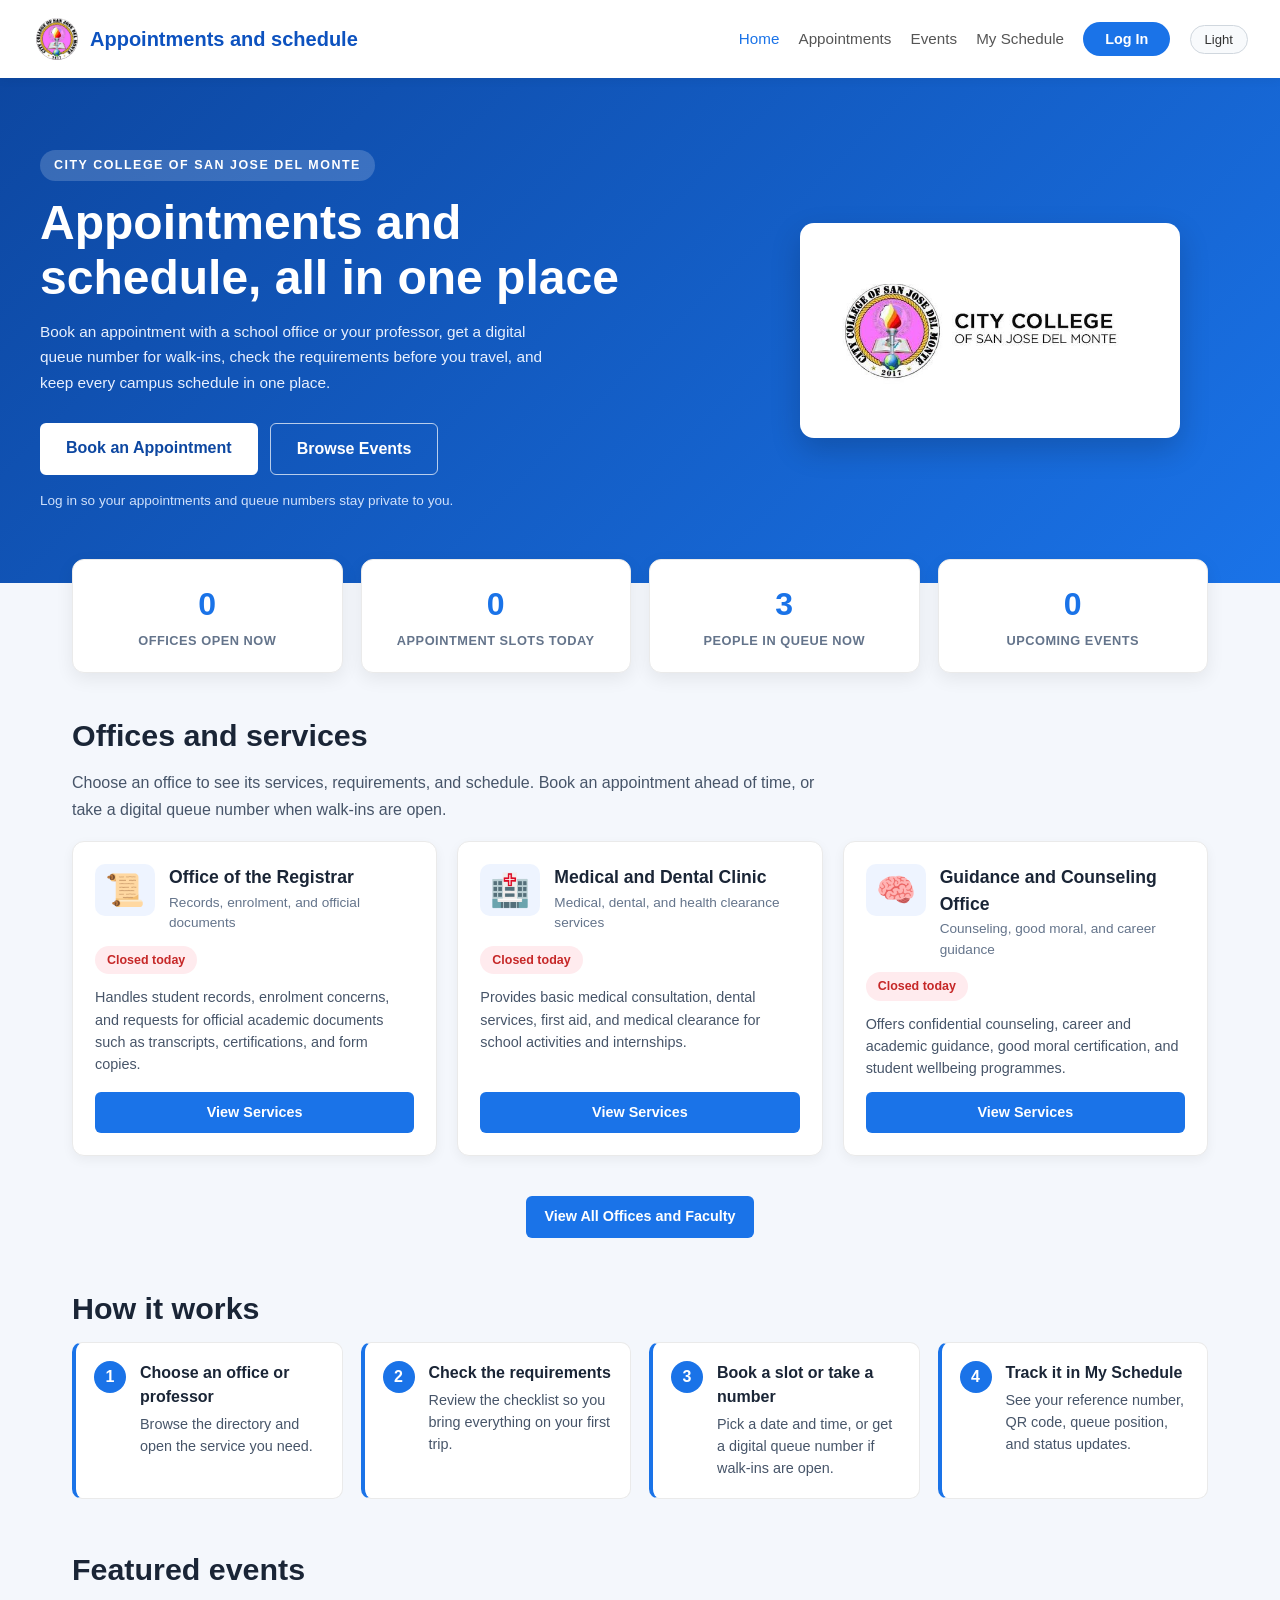
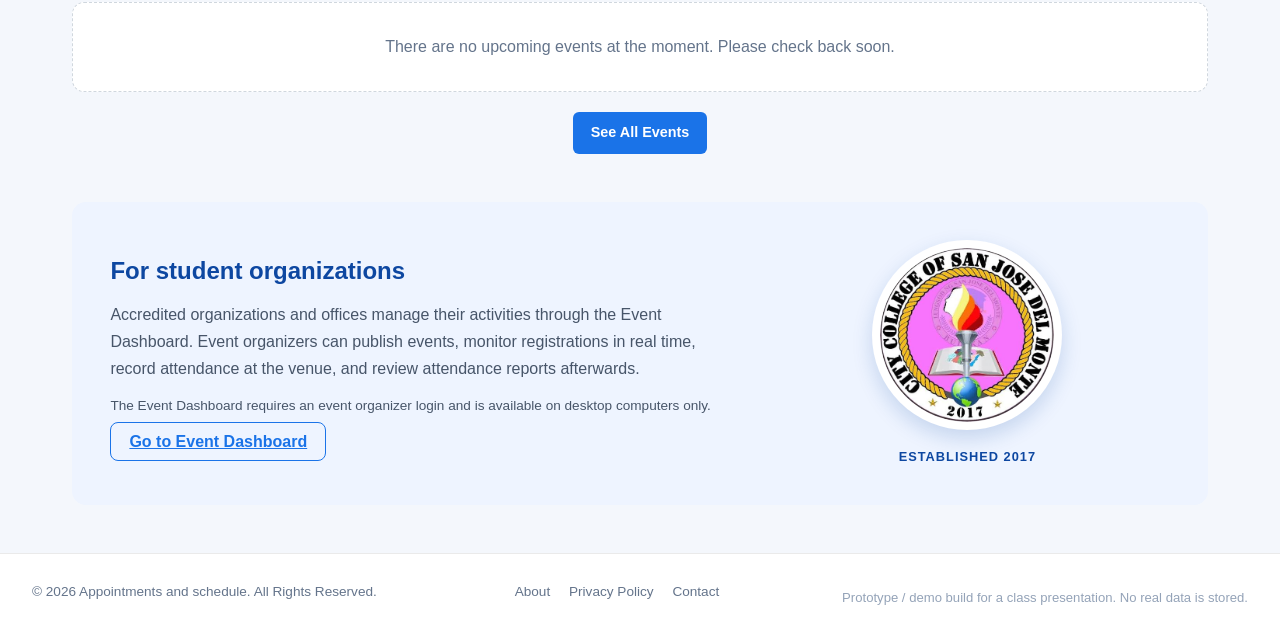
<file: index.html>
<!DOCTYPE html>
<html lang="en">
<head>
    <meta charset="UTF-8">
    <meta name="viewport" content="width=device-width, initial-scale=1.0">
    <title>Appointments and schedule</title>
    <link rel="stylesheet" href="style.css">
</head>
<body>

    <a class="skip-link" href="#mainContent">Skip to main content</a>

    <header class="navbar">
        <div class="logo-container">
            <a class="logo-link" href="https://ccsjdm.com" target="_blank" rel="noopener noreferrer" aria-label="Visit the City College of San Jose del Monte website">
                <img class="logo" src="assets/ccsjdm-seal.jpeg" alt="City College of San Jose del Monte official seal">
            </a>
            <span class="brand-title">Appointments and schedule</span>
        </div>

        <button class="nav-toggle" id="navToggle" aria-label="Toggle navigation" aria-expanded="false">&#9776;</button>

        <nav class="nav-links" id="navLinks" aria-label="Main navigation">
            <a href="index.html" class="active">Home</a>
            <a href="services.html">Appointments</a>
            <a href="events.html">Events</a>
            <a href="my-events.html">My Schedule</a>
            <span class="nav-auth-area" id="navAuthArea"></span>
        </nav>
    </header>

    <main id="mainContent">

        <div id="reminderBannerSlot"></div>

        <section class="hero">
            <div class="hero-inner">
                <div class="hero-text">
                    <div class="user-greeting" id="userGreeting" hidden></div>
                    <span class="hero-eyebrow">City College of San Jose del Monte</span>
                    <h1>Appointments and schedule, all in one place</h1>
                    <p class="hero-lead">Book an appointment with a school office or your professor, get a digital queue number for walk-ins, check the requirements before you travel, and keep every campus schedule in one place.</p>
                    <div class="hero-actions">
                        <a href="services.html" class="btn-primary btn-hero">Book an Appointment</a>
                        <a href="events.html" class="btn-secondary btn-hero">Browse Events</a>
                    </div>
                    <p class="hero-note">Log in so your appointments and queue numbers stay private to you.</p>
                </div>
                <div class="hero-brand">
                    <img src="assets/ccsjdm-wordmark.jpeg" alt="City College of San Jose del Monte">
                </div>
            </div>
        </section>

        <div class="container">

            <section class="home-stats">
                <div class="home-stat">
                    <span class="home-stat-num" id="homeOpenOffices">0</span>
                    <span class="home-stat-label">Offices Open Now</span>
                </div>
                <div class="home-stat">
                    <span class="home-stat-num" id="homeSlotsToday">0</span>
                    <span class="home-stat-label">Appointment Slots Today</span>
                </div>
                <div class="home-stat">
                    <span class="home-stat-num" id="homeInQueue">0</span>
                    <span class="home-stat-label">People In Queue Now</span>
                </div>
                <div class="home-stat">
                    <span class="home-stat-num" id="homeEventCount">0</span>
                    <span class="home-stat-label">Upcoming Events</span>
                </div>
            </section>

            <section class="home-section" id="officesSection">
                <h2>Offices and services</h2>
                <p class="section-lead">Choose an office to see its services, requirements, and schedule. Book an appointment ahead of time, or take a digital queue number when walk-ins are open.</p>
                <div class="office-grid" id="homeOfficeGrid"></div>
                <div class="home-cta">
                    <a href="services.html" class="btn-primary">View All Offices and Faculty</a>
                </div>
            </section>

            <section class="home-section">
                <h2>How it works</h2>
                <ol class="steps-list">
                    <li><span class="step-num">1</span><div><h4>Choose an office or professor</h4><p>Browse the directory and open the service you need.</p></div></li>
                    <li><span class="step-num">2</span><div><h4>Check the requirements</h4><p>Review the checklist so you bring everything on your first trip.</p></div></li>
                    <li><span class="step-num">3</span><div><h4>Book a slot or take a number</h4><p>Pick a date and time, or get a digital queue number if walk-ins are open.</p></div></li>
                    <li><span class="step-num">4</span><div><h4>Track it in My Schedule</h4><p>See your reference number, QR code, queue position, and status updates.</p></div></li>
                </ol>
            </section>

            

            <section class="home-section">
                <h2>Featured events</h2>
                <div class="events-grid" id="featuredEventsGrid"></div>
                <div class="home-cta">
                    <a href="events.html" class="btn-primary">See All Events</a>
                </div>
            </section>

            <section class="info-split">
                <div class="info-split-text">
                    <h2>For student organizations</h2>
                    <p>Accredited organizations and offices manage their activities through the Event Dashboard. Event organizers can publish events, monitor registrations in real time, record attendance at the venue, and review attendance reports afterwards.</p>
                    <p class="info-note">The Event Dashboard requires an event organizer login and is available on desktop computers only.</p>
                    <a href="officer.html" class="btn-outline-primary">Go to Event Dashboard</a>
                </div>
                <div class="info-split-seal">
                    <img src="assets/ccsjdm-seal.jpeg" alt="City College of San Jose del Monte seal">
                    <p>Established 2017</p>
                </div>
            </section>

        </div>
    </main>

    <footer>
        <p>&copy; 2026 Appointments and schedule. All Rights Reserved.</p>
        <div class="footer-links">
            <a href="#">About</a>
            <a href="#">Privacy Policy</a>
            <a href="#">Contact</a>
        </div>
        <p class="demo-note">Prototype / demo build for a class presentation. No real data is stored.</p>
    </footer>

    <script src="app.js"></script>
    <script src="services.js"></script>
</body>
</html>
</file>
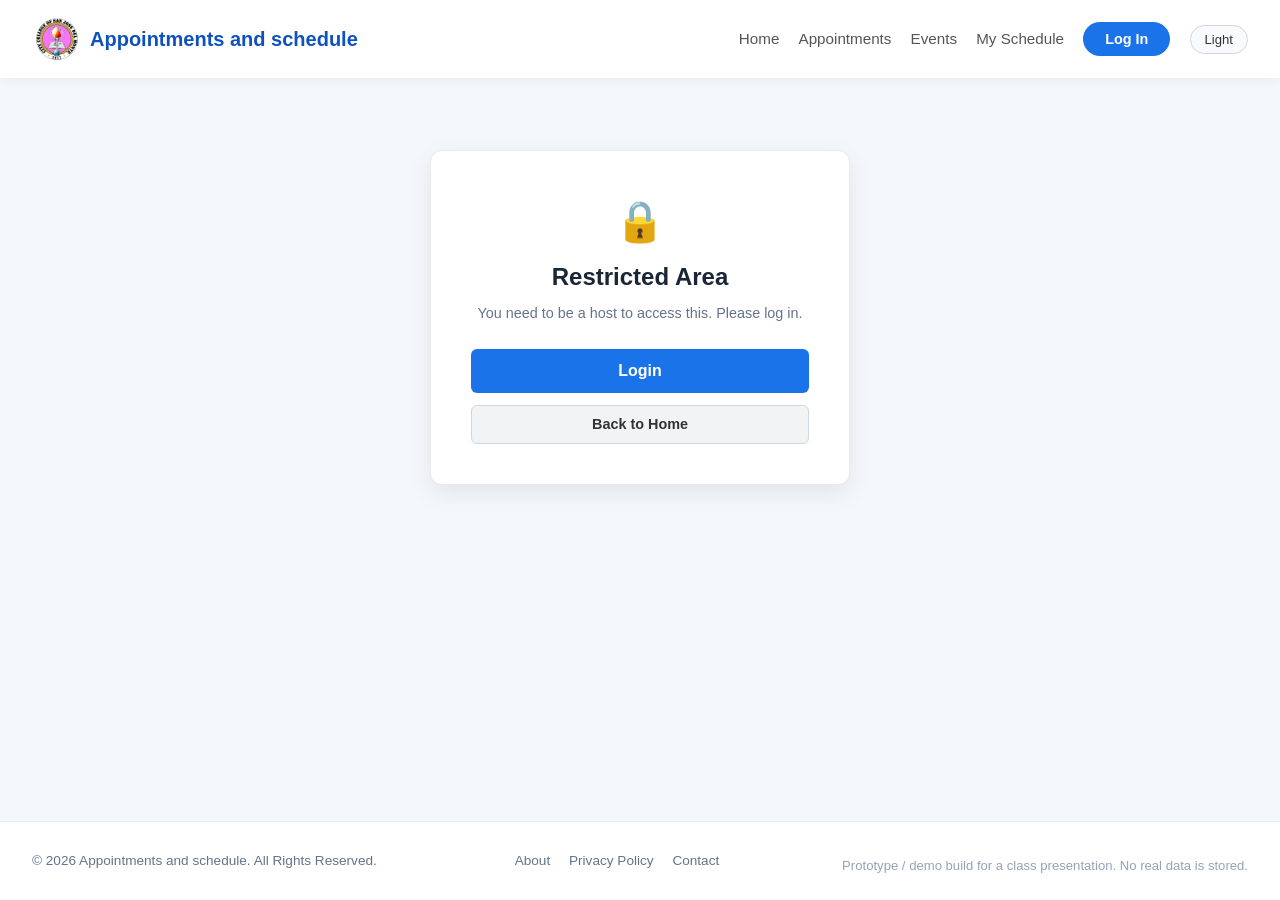
<file: checkin.html>
<!DOCTYPE html>
<html lang="en">
<head>
    <meta charset="UTF-8">
    <meta name="viewport" content="width=device-width, initial-scale=1.0">
    <title>Event Check-in Desk | Appointments and schedule</title>
    <link rel="stylesheet" href="style.css">
</head>
<body>

    <a class="skip-link" href="#mainContent">Skip to main content</a>

    <header class="navbar">
        <div class="logo-container">
            <a class="logo-link" href="https://ccsjdm.com" target="_blank" rel="noopener noreferrer" aria-label="Visit the City College of San Jose del Monte website">
                <img class="logo" src="assets/ccsjdm-seal.jpeg" alt="City College of San Jose del Monte official seal">
            </a>
            <span class="brand-title">Appointments and schedule</span>
        </div>

        <button class="nav-toggle" id="navToggle" aria-label="Toggle navigation" aria-expanded="false">&#9776;</button>

        <nav class="nav-links" id="navLinks" aria-label="Main navigation">
            <a href="index.html">Home</a>
            <a href="services.html">Appointments</a>
            <a href="events.html">Events</a>
            <a href="my-events.html">My Schedule</a>
            <span class="nav-auth-area" id="navAuthArea"></span>
        </nav>
    </header>

    <main class="container" id="mainContent">

        <div id="reminderBannerSlot"></div>

        <div class="desktop-only-notice" id="desktopOnlyNotice">
            <div class="notice-icon">&#128421;&#65039;</div>
            <h2>Desktop Access Only</h2>
            <p>The Check-in Desk is only available on a computer screen. Please open this page on a desktop or laptop to record attendance.</p>
            <a href="index.html" class="btn-primary">Back to Home</a>
        </div>

        <section class="login-gate" id="hostLoginGate">
            <div class="login-card">
                <div class="login-card-icon">&#128274;</div>
                <h2>Restricted Area</h2>
                <p class="login-card-text" id="hostGateMessage">You need to be a host to access this. Please log in.</p>
                <button type="button" class="btn-primary btn-block" id="openLoginModalBtn">Login</button>
                <a href="index.html" class="btn-secondary btn-block">Back to Home</a>
            </div>
        </section>

        <div id="checkinMain" hidden>
        <div class="checkin-toolbar">
            <a href="officer.html" class="btn-secondary btn-sm">&#8592; Back to Event Dashboard</a>
            <div class="checkin-toolbar-right">
                <span class="host-badge" id="hostUserBadge">Logged in</span>
                <button type="button" class="btn-logout" id="logoutBtn">Logout</button>
            </div>
        </div>
        <section class="checkin-hero">
            <div class="checkin-title-area">
                <h2>&#128241; Real-time Attendance Check-in Desk</h2>
                <p>Scan a QR code, enter the student's ID number, or search for a student's name to record attendance.</p>
            </div>

            <div class="checkin-event-selector">
                <label for="checkinEventSelect"><strong>Select the Active Event:</strong></label>
                <select id="checkinEventSelect" class="form-control-large" aria-label="Active event"></select>
            </div>
        </section>

        <div class="checkin-grid">
            <div class="card checkin-input-card">
                <h3>&#128269; Scan or Enter a Student ID</h3>

                <div class="input-tabs" role="tablist" aria-label="Check-in method">
                    <button class="checkin-tab-btn active" type="button" id="codeModeTab" data-mode="code" role="tab" aria-selected="true" aria-controls="codeModeContent">Student ID / QR</button>
                    <button class="checkin-tab-btn" type="button" id="manualModeTab" data-mode="manual" role="tab" aria-selected="false" aria-controls="manualModeContent">Manual Search</button>
                </div>

                <div class="checkin-mode-content" id="codeModeContent" role="tabpanel" aria-labelledby="codeModeTab">
                    <form id="codeCheckinForm">
                        <div class="form-group">
                            <label for="eventCodeInput">Enter the Student ID Number (e.g. 2026-00123):</label>
                            <div class="input-with-button">
                                <input type="text" id="eventCodeInput" placeholder="e.g. 2026-00123" required autocomplete="off">
                                <button type="submit" class="btn-primary">Check In</button>
                            </div>
                        </div>
                    </form>

                    <div class="qr-scanner-box">
                        <div class="scanner-viewfinder">
                            <div class="scan-line"></div>
                            <span class="scanner-icon">&#128247;</span>
                            <p>Simulated QR Camera Scan</p>
                        </div>
                        <button class="btn-secondary" id="simulateQrScanBtn">Simulate QR Scan (Random Registrant)</button>
                    </div>
                </div>

                <div class="checkin-mode-content" id="manualModeContent" role="tabpanel" aria-labelledby="manualModeTab" hidden>
                    <div class="form-group">
                        <label for="manualSearchInput">Student Name or Student ID:</label>
                        <input type="text" id="manualSearchInput" placeholder="Type a name or 2026-XXXXX..." autocomplete="off">
                    </div>
                    <div class="manual-results-container" id="manualResultsContainer"></div>
                </div>

                <div class="checkin-feedback-box" id="checkinFeedbackBox" hidden>
                    <div class="feedback-icon" id="feedbackIcon">&#9989;</div>
                    <div class="feedback-details">
                        <h4 id="feedbackTitle">Check-in Successful!</h4>
                        <p id="feedbackText"></p>
                        <span id="feedbackTime" class="feedback-time"></span>
                    </div>
                </div>
            </div>

            <div class="card checkin-stats-card">
                <h3>&#128202; Live Event Attendance Stats</h3>

                <div class="live-counter-display">
                    <div class="counter-item registered">
                        <span class="counter-num" id="statRegistered">0</span>
                        <span class="counter-label">Registered</span>
                    </div>
                    <div class="counter-item attended">
                        <span class="counter-num" id="statAttended">0</span>
                        <span class="counter-label">Attended</span>
                    </div>
                    <div class="counter-item late">
                        <span class="counter-num" id="statLate">0</span>
                        <span class="counter-label">Late</span>
                    </div>
                    <div class="counter-item absent">
                        <span class="counter-num" id="statAbsent">0</span>
                        <span class="counter-label">Absent / Unchecked</span>
                    </div>
                </div>

                <div class="progress-bar-container">
                    <div class="progress-bar-fill" id="attendanceProgressBar"></div>
                </div>
                <p class="progress-percentage-text"><span id="attendancePercentText">0%</span> of registered students have attended.</p>

                <div class="quick-walkin-box">
                    <h4>&#10133; Walk-in Registrant?</h4>
                    <p>If a student did not register online, they can be added as a walk-in.</p>
                    <button class="btn-outline-primary" id="openWalkinModalBtn">Add Walk-in</button>
                </div>
            </div>
        </div>

        <section class="event-attendees-section">
            <h3>Attendees List for This Event</h3>
            <div class="table-responsive">
                <table class="attendance-table">
                    <thead>
                        <tr>
                            <th>Student Name</th>
                            <th>Student ID</th>
                            <th>Course / Year</th>
                            <th>Student ID</th>
                            <th>Status</th>
                            <th>Check-in Time</th>
                            <th>Update Status</th>
                        </tr>
                    </thead>
                    <tbody id="eventAttendeesTableBody"></tbody>
                </table>
            </div>
        </section>
        </div>
    </main>

    <div class="modal" id="walkinModal" hidden>
        <div class="modal-content">
            <div class="modal-header">
                <h2>Add Walk-in Attendee</h2>
                <button type="button" class="close-btn" id="closeWalkinModal" aria-label="Close walk-in form">&times;</button>
            </div>
            <form id="walkinForm" novalidate>
                <div class="form-group">
                    <label for="walkinName">Student Name *</label>
                    <input type="text" id="walkinName" required placeholder="e.g. Maria Santos">
                </div>
                <div class="form-group">
                    <label for="walkinId">Student ID *</label>
                    <input type="text" id="walkinId" required placeholder="e.g. 2026-00999">
                </div>
                <div class="form-group">
                    <label for="walkinCourse">Course and Year *</label>
                    <input type="text" id="walkinCourse" required placeholder="e.g. BSCS 2A">
                </div>
                <div class="form-error" id="walkinFormError" hidden></div>
                <div class="modal-actions">
                    <button type="submit" class="btn-primary">Check In as Walk-in</button>
                    <button type="button" class="btn-secondary" id="cancelWalkinModal">Cancel</button>
                </div>
            </form>
        </div>
    </div>

    <footer>
        <p>&copy; 2026 Appointments and schedule. All Rights Reserved.</p>
        <div class="footer-links">
            <a href="#">About</a>
            <a href="#">Privacy Policy</a>
            <a href="#">Contact</a>
        </div>
        <p class="demo-note">Prototype / demo build for a class presentation. No real data is stored.</p>
    </footer>

    <script src="app.js"></script>
    <script src="services.js"></script>
</body>
</html>
</file>
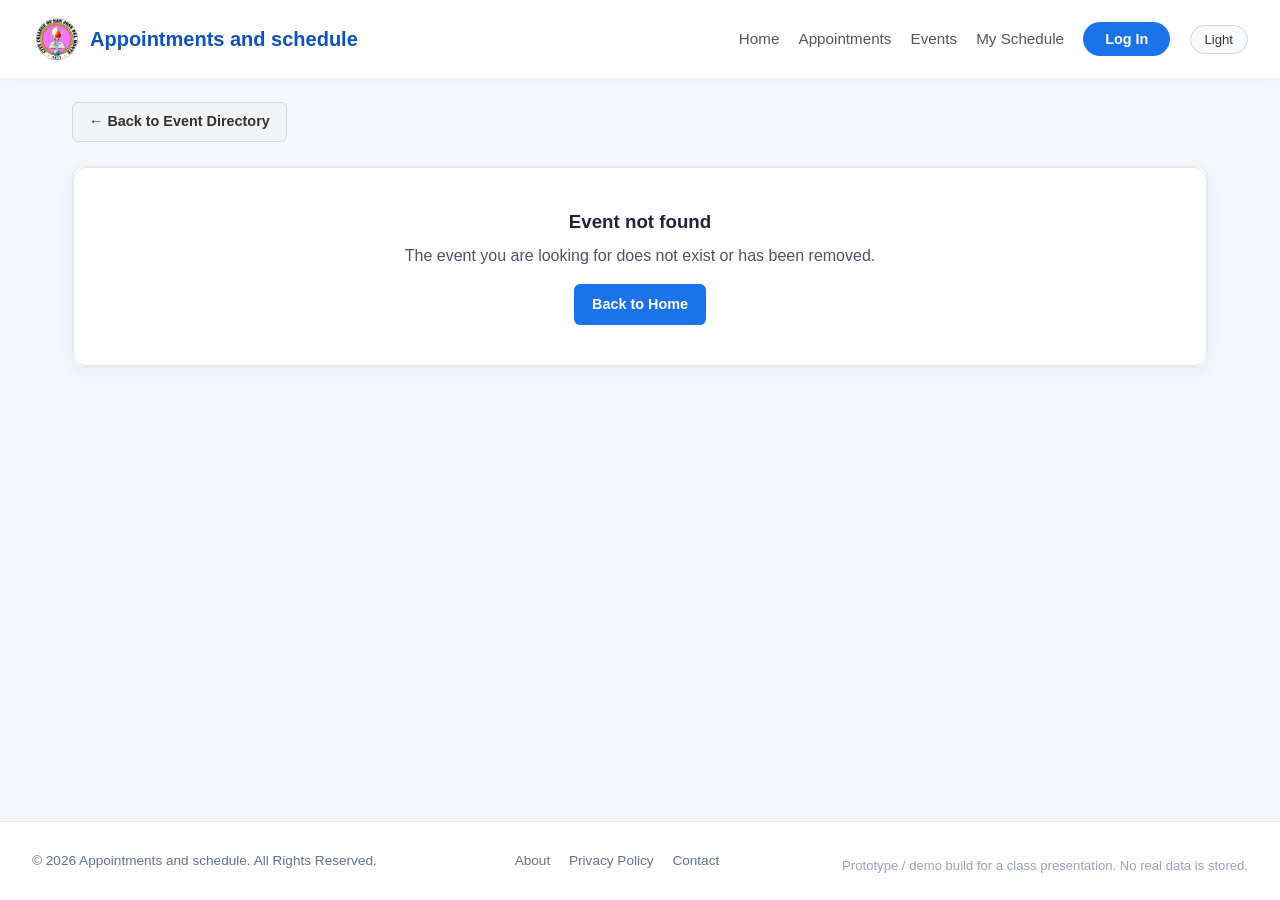
<file: event-details.html>
<!DOCTYPE html>
<html lang="en">
<head>
    <meta charset="UTF-8">
    <meta name="viewport" content="width=device-width, initial-scale=1.0">
    <title>Event Details | Appointments and schedule</title>
    <link rel="stylesheet" href="style.css">
</head>
<body>

    <a class="skip-link" href="#mainContent">Skip to main content</a>

    <header class="navbar">
        <div class="logo-container">
            <a class="logo-link" href="https://ccsjdm.com" target="_blank" rel="noopener noreferrer" aria-label="Visit the City College of San Jose del Monte website">
                <img class="logo" src="assets/ccsjdm-seal.jpeg" alt="City College of San Jose del Monte official seal">
            </a>
            <span class="brand-title">Appointments and schedule</span>
        </div>

        <button class="nav-toggle" id="navToggle" aria-label="Toggle navigation" aria-expanded="false">&#9776;</button>

        <nav class="nav-links" id="navLinks" aria-label="Main navigation">
            <a href="index.html">Home</a>
            <a href="services.html">Appointments</a>
            <a href="events.html">Events</a>
            <a href="my-events.html">My Schedule</a>
            <span class="nav-auth-area" id="navAuthArea"></span>
        </nav>
    </header>

    <main class="container" id="mainContent">

        <div id="reminderBannerSlot"></div>
        <div class="back-link-container">
            <a href="events.html" class="btn-secondary">&larr; Back to Event Directory</a>
        </div>

        <div class="event-details-wrapper" id="eventDetailsContainer">
            <p class="loading-text">Loading event details...</p>
        </div>
    </main>

    <div class="modal" id="registerModal" hidden>
        <div class="modal-content">
            <div class="modal-header">
                <h2>Event Registration Form</h2>
                <button type="button" class="close-btn" id="closeRegisterModal" aria-label="Close registration form">&times;</button>
            </div>
            <p class="modal-instruction" id="registerModalEventName"></p>
            <form id="registerForm" novalidate>
                <div class="form-group">
                    <label for="regName">Full Name *</label>
                    <input type="text" id="regName" placeholder="e.g. Juan Dela Cruz" autocomplete="name" required>
                    <span class="field-error" id="regNameError" hidden></span>
                </div>
                <div class="form-group">
                    <label for="regStudentId">Student ID *</label>
                    <input type="text" id="regStudentId" placeholder="e.g. 2026-00123" required>
                    <span class="field-error" id="regStudentIdError" hidden></span>
                </div>
                <div class="form-group">
                    <label for="regCourse">Course and Year/Section *</label>
                    <input type="text" id="regCourse" placeholder="e.g. BSIT 3A" required>
                    <span class="field-error" id="regCourseError" hidden></span>
                </div>
                <div class="form-group">
                    <label for="regEmail">Email Address (optional)</label>
                    <input type="email" id="regEmail" placeholder="e.g. juan.delacruz@student.ccsjdm.edu.ph" autocomplete="email">
                    <span class="field-error" id="regEmailError" hidden></span>
                </div>
                <div class="form-error" id="registerFormError" hidden></div>
                <div class="modal-actions">
                    <button type="submit" class="btn-primary">Submit Registration</button>
                    <button type="button" class="btn-secondary" id="cancelRegisterModal">Cancel</button>
                </div>
            </form>
        </div>
    </div>

    <div class="modal" id="successModal" hidden>
        <div class="modal-content">
            <div class="success-icon">&#9989;</div>
            <h2>Registration Complete!</h2>
            <p id="successMessage">You are now registered for this event.</p>
            <div class="code-display-box">
                <span class="label-small">Your Student ID Number:</span>
                <strong id="assignedEventCode" class="code-text"></strong>
                <img id="successQrImage" class="qr-preview" alt="QR code of your student ID number">
            </div>
            <p class="modal-instruction">Present your Student ID number at the check-in desk on the day of the event. This confirmation stays open until you close it.</p>
            <div class="modal-actions">
                <a href="my-events.html" class="btn-primary">Go to My Schedule</a>
                <button type="button" id="closeModalBtn" class="btn-secondary">Close</button>
            </div>
        </div>
    </div>

    <footer>
        <p>&copy; 2026 Appointments and schedule. All Rights Reserved.</p>
        <div class="footer-links">
            <a href="#">About</a>
            <a href="#">Privacy Policy</a>
            <a href="#">Contact</a>
        </div>
        <p class="demo-note">Prototype / demo build for a class presentation. No real data is stored.</p>
    </footer>

    <script src="app.js"></script>
    <script src="services.js"></script>
</body>
</html>
</file>
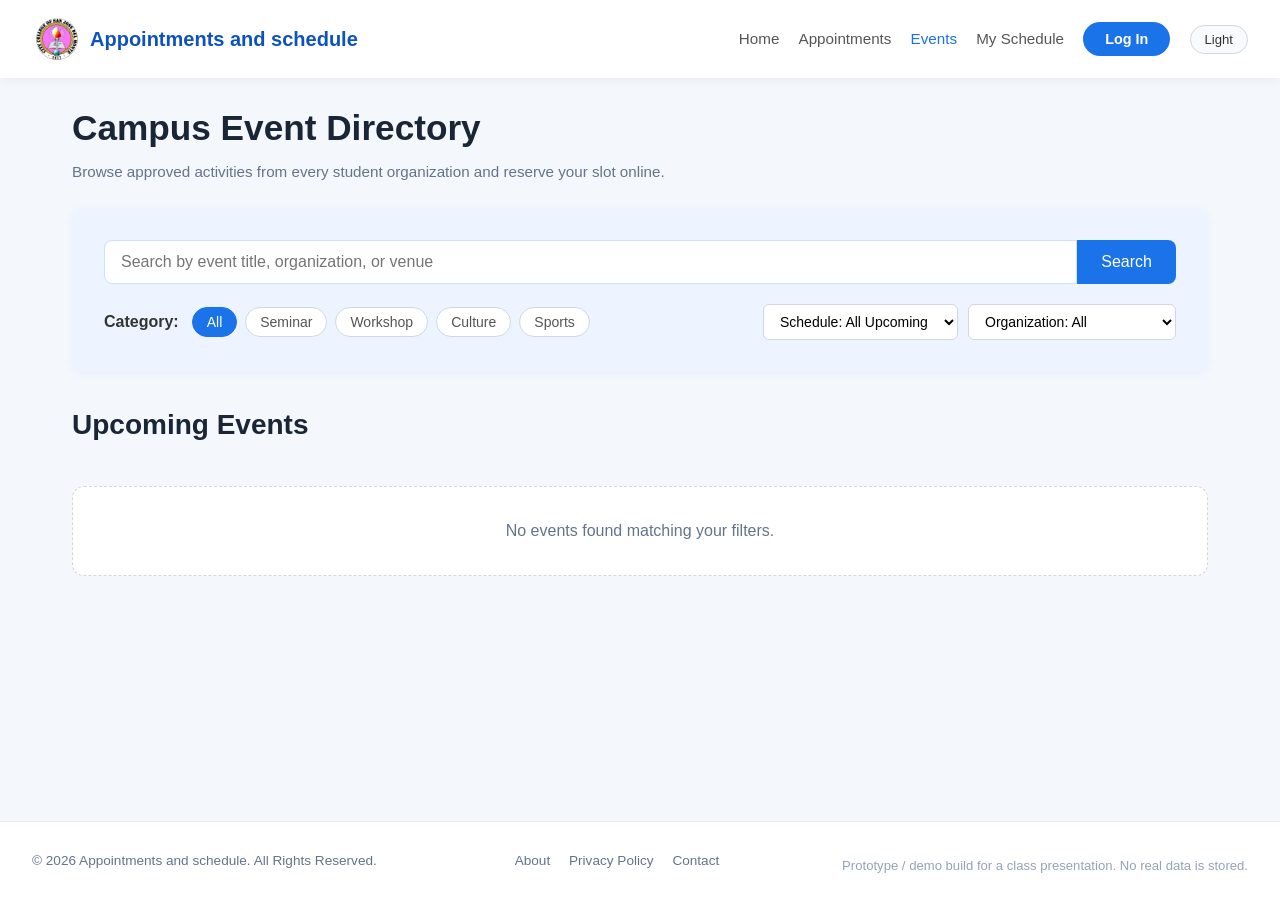
<file: events.html>
<!DOCTYPE html>
<html lang="en">
<head>
    <meta charset="UTF-8">
    <meta name="viewport" content="width=device-width, initial-scale=1.0">
    <title>Events | Appointments and schedule</title>
    <link rel="stylesheet" href="style.css">
</head>
<body>

    <a class="skip-link" href="#mainContent">Skip to main content</a>

    <header class="navbar">
        <div class="logo-container">
            <a class="logo-link" href="https://ccsjdm.com" target="_blank" rel="noopener noreferrer" aria-label="Visit the City College of San Jose del Monte website">
                <img class="logo" src="assets/ccsjdm-seal.jpeg" alt="City College of San Jose del Monte official seal">
            </a>
            <span class="brand-title">Appointments and schedule</span>
        </div>

        <button class="nav-toggle" id="navToggle" aria-label="Toggle navigation" aria-expanded="false">&#9776;</button>

        <nav class="nav-links" id="navLinks" aria-label="Main navigation">
            <a href="index.html">Home</a>
            <a href="services.html">Appointments</a>
            <a href="events.html" class="active">Events</a>
            <a href="my-events.html">My Schedule</a>
            <span class="nav-auth-area" id="navAuthArea"></span>
        </nav>
    </header>

    <main class="container" id="mainContent">

        <div id="reminderBannerSlot"></div>

        <div class="user-greeting" id="userGreeting" hidden></div>

        <section class="page-heading">
            <h1>Campus Event Directory</h1>
            <p class="subtitle">Browse approved activities from every student organization and reserve your slot online.</p>
        </section>

        <section class="search-filter-section">
            <div class="search-bar">
                <input type="search" id="searchInput" placeholder="Search by event title, organization, or venue" aria-label="Search events">
                <button type="button" id="searchBtn">Search</button>
            </div>

            <div class="filter-group">
                <div class="categories">
                    <span class="filter-label">Category:</span>
                    <button type="button" class="chip active" data-category="all">All</button>
                    <button type="button" class="chip" data-category="Seminar">Seminar</button>
                    <button type="button" class="chip" data-category="Workshop">Workshop</button>
                    <button type="button" class="chip" data-category="Culture">Culture</button>
                    <button type="button" class="chip" data-category="Sports">Sports</button>
                </div>

                <div class="dropdown-filters">
                    <select id="dateFilter" aria-label="Filter by schedule">
                        <option value="all">Schedule: All Upcoming</option>
                        <option value="this-week">This Week</option>
                        <option value="next-week">Next Two Weeks</option>
                    </select>
                    <select id="orgFilter" aria-label="Filter by organization"></select>
                </div>
            </div>
        </section>

        <section class="events-section" id="events">
            <div class="section-header-flex">
                <h2>Upcoming Events</h2>
                <span class="result-count" id="resultCount"></span>
            </div>
            <div class="events-grid" id="eventsGrid"></div>
        </section>

    </main>

    <footer>
        <p>&copy; 2026 Appointments and schedule. All Rights Reserved.</p>
        <div class="footer-links">
            <a href="#">About</a>
            <a href="#">Privacy Policy</a>
            <a href="#">Contact</a>
        </div>
        <p class="demo-note">Prototype / demo build for a class presentation. No real data is stored.</p>
    </footer>

    <script src="app.js"></script>
    <script src="services.js"></script>
</body>
</html>
</file>
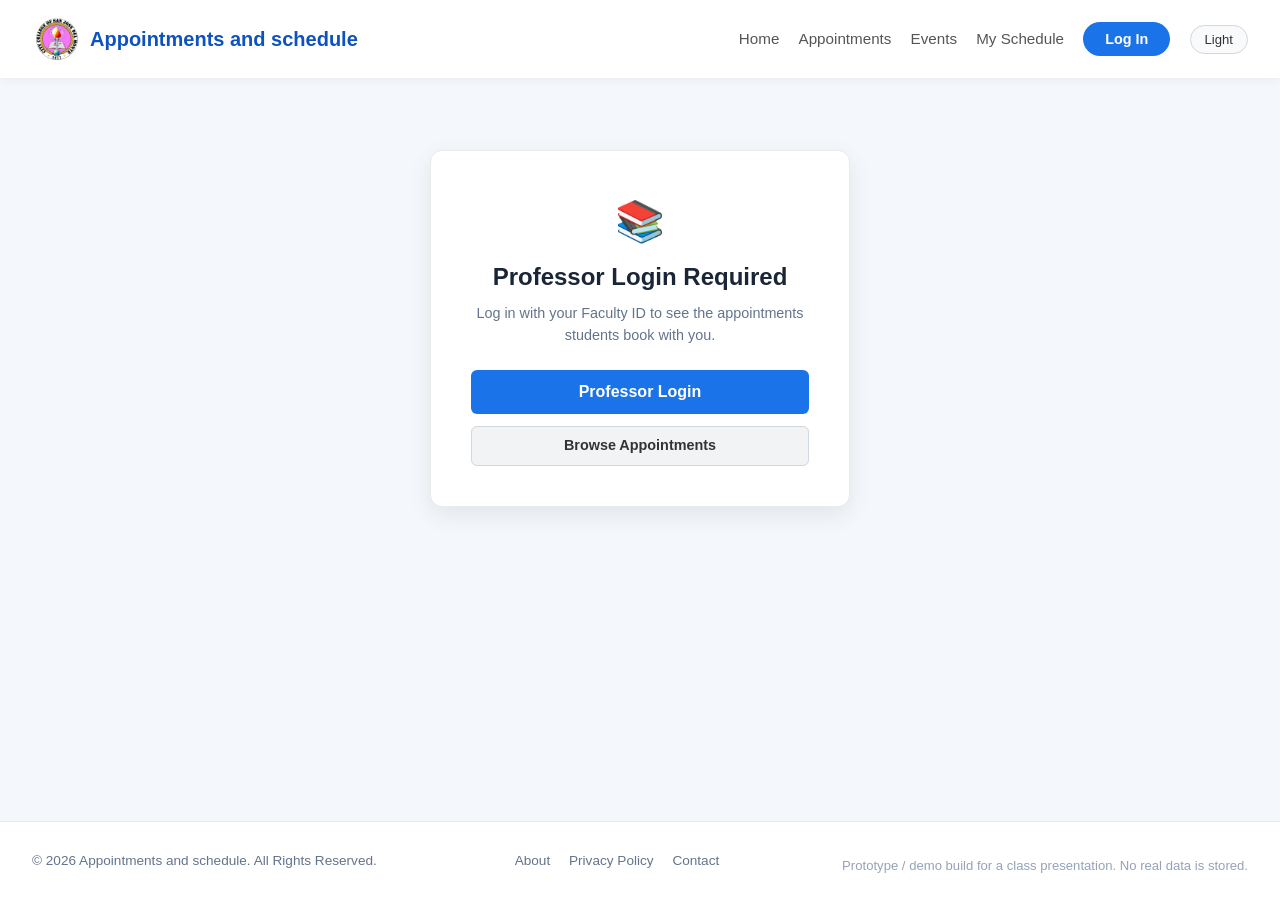
<file: faculty.html>
<!DOCTYPE html>
<html lang="en">
<head>
    <meta charset="UTF-8">
    <meta name="viewport" content="width=device-width, initial-scale=1.0">
    <title>Professor Desk | Appointments and schedule</title>
    <link rel="stylesheet" href="style.css">
</head>
<body>

    <header class="navbar">
        <div class="logo-container">
            <a class="logo-link" href="https://ccsjdm.com" target="_blank" rel="noopener noreferrer" aria-label="Visit the City College of San Jose del Monte website">
                <img class="logo" src="assets/ccsjdm-seal.jpeg" alt="City College of San Jose del Monte official seal">
            </a>
            <span class="brand-title">Appointments and schedule</span>
        </div>

        <button class="nav-toggle" id="navToggle" aria-label="Toggle navigation" aria-expanded="false">&#9776;</button>

        <nav class="nav-links" id="navLinks" aria-label="Main navigation">
            <a href="index.html">Home</a>
            <a href="services.html">Appointments</a>
            <a href="events.html">Events</a>
            <a href="my-events.html">My Schedule</a>
            <span class="nav-auth-area" id="navAuthArea"></span>
        </nav>
    </header>

    <a class="skip-link" href="#mainContent">Skip to main content</a>

    <main class="container" id="mainContent">

        <section class="login-gate" id="facultyLoginGate" hidden>
            <div class="login-card">
                <div class="login-card-icon">&#128218;</div>
                <h2>Professor Login Required</h2>
                <p class="login-card-text">Log in with your Faculty ID to see the appointments students book with you.</p>
                <button type="button" class="btn-primary btn-block" id="openFacultyLoginBtn">Professor Login</button>
                <a href="services.html" class="btn-secondary btn-block">Browse Appointments</a>
            </div>
        </section>

        <div class="dashboard-page" id="facultyMain" hidden>
            <section class="dashboard-header">
                <div>
                    <h2>Professor Desk</h2>
                    <p class="subtitle">Appointments students have booked with you, and their status.</p>
                </div>
            </section>

            <section class="faculty-profile" id="facultyProfile" aria-label="Your schedule and office details"></section>

            <div class="stats-grid">
                <div class="stat-card">
                    <div class="stat-icon">&#128197;</div>
                    <div class="stat-info"><h3 id="facToday">0</h3><p>Today</p></div>
                </div>
                <div class="stat-card">
                    <div class="stat-icon">&#128339;</div>
                    <div class="stat-info"><h3 id="facUpcoming">0</h3><p>Upcoming</p></div>
                </div>
                <div class="stat-card">
                    <div class="stat-icon">&#9203;</div>
                    <div class="stat-info"><h3 id="facPending">0</h3><p>Awaiting check-in</p></div>
                </div>
                <div class="stat-card">
                    <div class="stat-icon">&#9989;</div>
                    <div class="stat-info"><h3 id="facCompleted">0</h3><p>Completed</p></div>
                </div>
            </div>

            <section class="dashboard-section">
                <div class="section-header-row">
                    <h3>Appointments</h3>
                    <div class="host-office-picker">
                        <label for="facFilter">Show</label>
                        <select id="facFilter">
                            <option value="upcoming">Upcoming</option>
                            <option value="today">Today</option>
                            <option value="past">Past</option>
                            <option value="all">All</option>
                        </select>
                    </div>
                </div>
                <div class="schedule-list" id="facAppointmentsList" aria-live="polite"></div>
            </section>
        </div>
    </main>

    <footer>
        <p>&copy; 2026 Appointments and schedule. All Rights Reserved.</p>
        <div class="footer-links">
            <a href="#">About</a>
            <a href="#">Privacy Policy</a>
            <a href="#">Contact</a>
        </div>
        <p class="demo-note">Prototype / demo build for a class presentation. No real data is stored.</p>
    </footer>

    <script src="app.js"></script>
    <script src="services.js"></script>
</body>
</html>
</file>
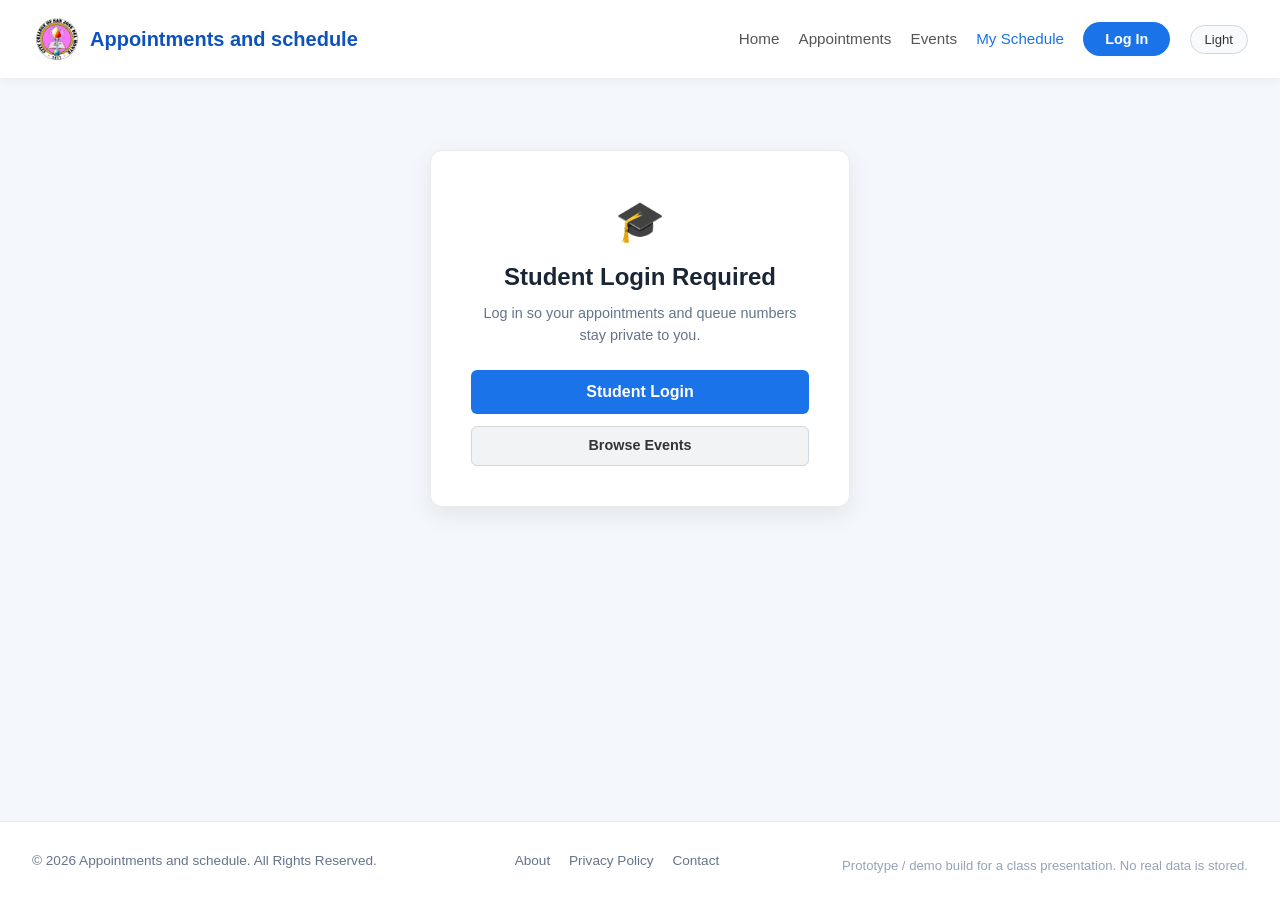
<file: my-events.html>
<!DOCTYPE html>
<html lang="en">
<head>
    <meta charset="UTF-8">
    <meta name="viewport" content="width=device-width, initial-scale=1.0">
    <title>My Schedule | Appointments and schedule</title>
    <link rel="stylesheet" href="style.css">
</head>
<body>

    <header class="navbar">
        <div class="logo-container">
            <a class="logo-link" href="https://ccsjdm.com" target="_blank" rel="noopener noreferrer" aria-label="Visit the City College of San Jose del Monte website">
                <img class="logo" src="assets/ccsjdm-seal.jpeg" alt="City College of San Jose del Monte official seal">
            </a>
            <span class="brand-title">Appointments and schedule</span>
        </div>

        <button class="nav-toggle" id="navToggle" aria-label="Toggle navigation" aria-expanded="false">&#9776;</button>

        <nav class="nav-links" id="navLinks" aria-label="Main navigation">
            <a href="index.html">Home</a>
            <a href="services.html">Appointments</a>
            <a href="events.html">Events</a>
            <a href="my-events.html" class="active">My Schedule</a>
            <span class="nav-auth-area" id="navAuthArea"></span>
        </nav>
    </header>

    <a class="skip-link" href="#mainContent">Skip to main content</a>

    <main class="container" id="mainContent">

        <div id="reminderBannerSlot"></div>

        <section class="login-gate" id="studentLoginGate" hidden>
            <div class="login-card">
                <div class="login-card-icon">&#127891;</div>
                <h2>Student Login Required</h2>
                <p class="login-card-text">Log in so your appointments and queue numbers stay private to you.</p>
                <button type="button" class="btn-primary btn-block" id="openStudentLoginBtn">Student Login</button>
                <a href="events.html" class="btn-secondary btn-block">Browse Events</a>
            </div>
        </section>

        <div id="myEventsMain" hidden>
        <section class="dashboard-header">
            <div>
                <h2>My Schedule</h2>
                <p class="subtitle">Your appointments, queue numbers, and registered events in one place.</p>
            </div>
            <div class="student-profile-summary" id="studentProfileSummary"></div>
        </section>

        <section class="next-item-card" id="nextItemCard"></section>

        <div class="tabs-container" role="tablist">
            <button class="tab-btn active" data-tab="appointments" role="tab" aria-selected="true">Appointments (<span id="apptCount">0</span>)</button>
            <button class="tab-btn" data-tab="queue" role="tab" aria-selected="false">Queue Tickets (<span id="queueCount">0</span>)</button>
            <button class="tab-btn" data-tab="registered" role="tab" aria-selected="false">Events (<span id="regCount">0</span>)</button>
            <button class="tab-btn" data-tab="calendar" role="tab" aria-selected="false">Calendar</button>
            <button class="tab-btn" data-tab="history" role="tab" aria-selected="false">History (<span id="histCount">0</span>)</button>
        </div>

        <div class="tab-content active" id="appointmentsTab">
            <div class="schedule-list" id="myAppointmentsList"></div>
        </div>

        <div class="tab-content" id="queueTab">
            <div class="schedule-list" id="myQueueList"></div>
        </div>

        <div class="tab-content" id="registeredTab">
            <div class="events-grid" id="myRegisteredGrid"></div>
        </div>

        <div class="tab-content" id="calendarTab">
            <div class="calendar-toolbar">
                <button type="button" class="btn-secondary" id="calPrev" aria-label="Previous period">&larr;</button>
                <h3 id="calTitle">Calendar</h3>
                <button type="button" class="btn-secondary" id="calNext" aria-label="Next period">&rarr;</button>
                <div class="calendar-view-toggle">
                    <button type="button" class="view-btn active" data-calview="month">Month</button>
                    <button type="button" class="view-btn" data-calview="week">Week</button>
                </div>
            </div>
            <div class="calendar-grid" id="calendarGrid"></div>
            <div class="calendar-daylist" id="calendarDayList"></div>
            <ul class="calendar-legend">
                <li><span class="chip-dot appointment"></span>Appointment</li>
                <li><span class="chip-dot queue"></span>Queue ticket</li>
                <li><span class="chip-dot event"></span>Event</li>
            </ul>
        </div>

        <div class="tab-content" id="historyTab">
            <div class="schedule-list" id="historyList"></div>
            <div class="table-responsive">
                <table class="attendance-table">
                    <thead>
                        <tr>
                            <th>Event Title</th>
                            <th>Date and Time</th>
                            <th>Venue</th>
                            <th>Student ID</th>
                            <th>Attendance Status</th>
                        </tr>
                    </thead>
                    <tbody id="attendanceHistoryBody"></tbody>
                </table>
            </div>
        </div>
        </div>
    </main>

    <div class="modal" id="rescheduleModal" role="dialog" aria-modal="true" aria-labelledby="rescheduleTitle" hidden>
        <div class="modal-content modal-large">
            <div class="modal-header">
                <h2 id="rescheduleTitle">Reschedule Appointment</h2>
                <button type="button" class="close-btn" id="closeRescheduleModal" aria-label="Close reschedule form">&times;</button>
            </div>
            <p class="booking-target" id="rescheduleTargetLabel"></p>
            <div class="form-group">
                <label for="rescheduleDate">New Date</label>
                <input type="date" id="rescheduleDate">
            </div>
            <div class="form-group full-width">
                <span class="form-label">Available Time Slots</span>
                <div class="slot-grid" id="rescheduleSlotGrid"></div>
            </div>
            <div class="form-error" id="rescheduleError" hidden></div>
            <div class="modal-actions">
                <button type="button" class="btn-secondary" id="cancelRescheduleModal">Cancel</button>
                <button type="button" class="btn-primary" id="confirmRescheduleBtn">Confirm New Schedule</button>
            </div>
        </div>
    </div>

    <div class="modal" id="feedbackModal" role="dialog" aria-modal="true" aria-labelledby="feedbackTitle" hidden>
        <div class="modal-content">
            <div class="modal-header">
                <h2 id="feedbackTitle">Rate Your Visit</h2>
                <button type="button" class="close-btn" id="closeFeedbackModal" aria-label="Close feedback form">&times;</button>
            </div>
            <p class="booking-target" id="feedbackTargetLabel"></p>
            <div class="star-row" id="starRow" role="radiogroup" aria-label="Rating out of five stars"></div>
            <span class="field-error" id="feedbackRatingError" hidden></span>
            <fieldset class="category-fieldset">
                <legend>What stood out?</legend>
                <div class="category-grid" id="feedbackCategories"></div>
            </fieldset>
            <div class="form-group full-width">
                <label for="feedbackComment">Comment (optional)</label>
                <textarea id="feedbackComment" rows="3" placeholder="Tell us more about your visit"></textarea>
            </div>
            <label class="checkbox-row">
                <input type="checkbox" id="feedbackAnonymous">
                <span>Submit anonymously</span>
            </label>
            <div class="modal-actions">
                <button type="button" class="btn-secondary" id="cancelFeedbackModal">Cancel</button>
                <button type="button" class="btn-primary" id="submitFeedbackBtn">Submit Feedback</button>
            </div>
        </div>
    </div>

    <div class="modal" id="dayDetailModal" role="dialog" aria-modal="true" aria-labelledby="dayDetailTitle" hidden>
        <div class="modal-content">
            <div class="modal-header">
                <h2 id="dayDetailTitle">Schedule</h2>
                <button type="button" class="close-btn" id="closeDayDetailModal" aria-label="Close day details">&times;</button>
            </div>
            <div class="schedule-list" id="dayDetailList"></div>
            <div class="modal-actions">
                <button type="button" class="btn-secondary" id="dismissDayDetail">Close</button>
            </div>
        </div>
    </div>

    <footer>
        <p>&copy; 2026 Appointments and schedule. All Rights Reserved.</p>
        <div class="footer-links">
            <a href="#">About</a>
            <a href="#">Privacy Policy</a>
            <a href="#">Contact</a>
        </div>
        <p class="demo-note">Prototype / demo build for a class presentation. No real data is stored.</p>
    </footer>

    <script src="app.js"></script>
    <script src="services.js"></script>
</body>
</html>
</file>
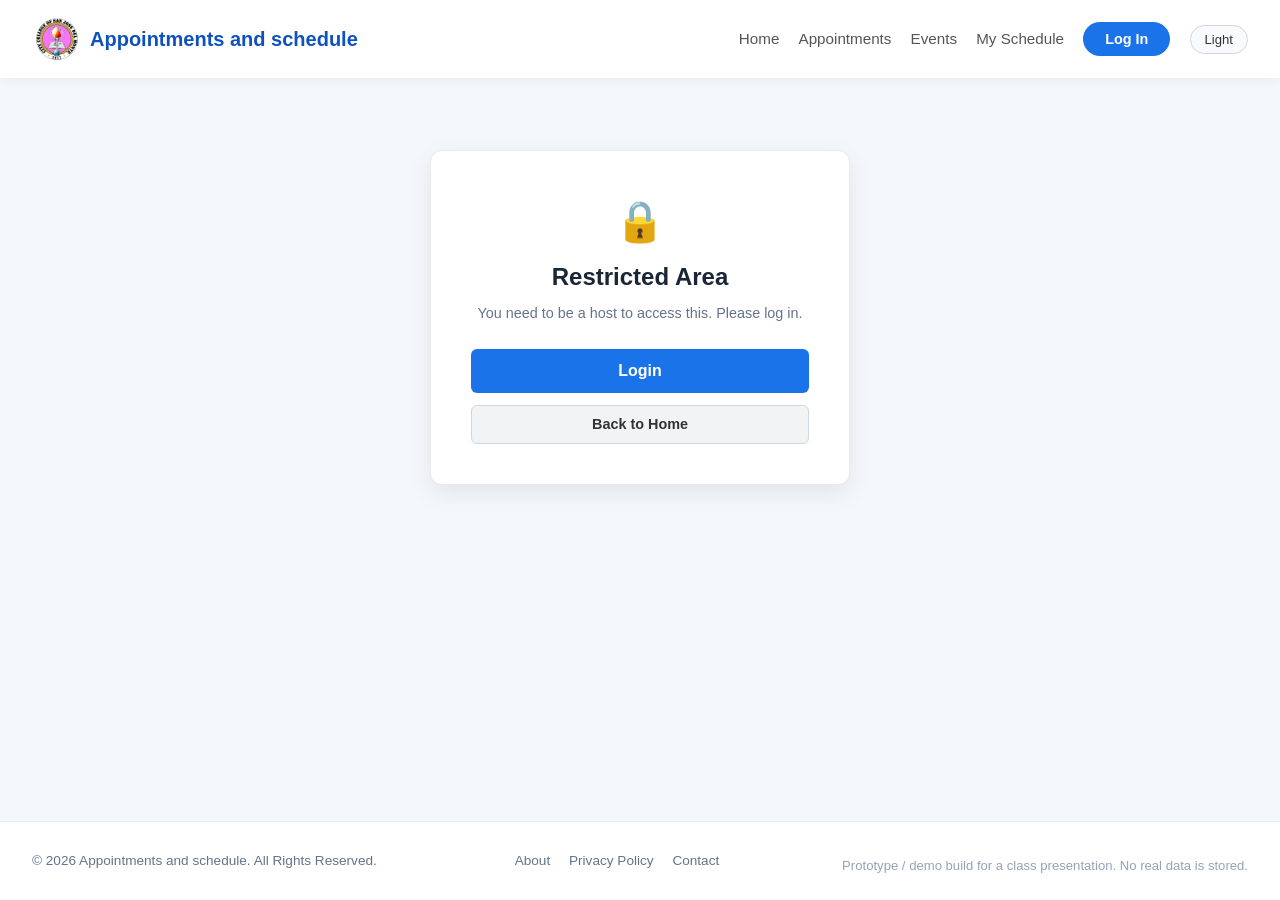
<file: officer.html>
<!DOCTYPE html>
<html lang="en">
<head>
    <meta charset="UTF-8">
    <meta name="viewport" content="width=device-width, initial-scale=1.0">
    <title>Event Dashboard | Appointments and schedule</title>
    <link rel="stylesheet" href="style.css">
</head>
<body>

    <a class="skip-link" href="#mainContent">Skip to main content</a>

    <header class="navbar">
        <div class="logo-container">
            <a class="logo-link" href="https://ccsjdm.com" target="_blank" rel="noopener noreferrer" aria-label="Visit the City College of San Jose del Monte website">
                <img class="logo" src="assets/ccsjdm-seal.jpeg" alt="City College of San Jose del Monte official seal">
            </a>
            <span class="brand-title">Appointments and schedule</span>
        </div>

        <button class="nav-toggle" id="navToggle" aria-label="Toggle navigation" aria-expanded="false">&#9776;</button>

        <nav class="nav-links" id="navLinks" aria-label="Main navigation">
            <a href="index.html">Home</a>
            <a href="services.html">Appointments</a>
            <a href="events.html">Events</a>
            <a href="my-events.html">My Schedule</a>
            <span class="nav-auth-area" id="navAuthArea"></span>
        </nav>
    </header>

    <main class="container" id="mainContent">

        <div id="reminderBannerSlot"></div>

        <div class="desktop-only-notice" id="desktopOnlyNotice">
            <div class="notice-icon">&#128421;&#65039;</div>
            <h2>Desktop Access Only</h2>
            <p>The Event Dashboard is only available on a computer screen. Please open this page on a desktop or laptop to manage events, registrants, and attendance.</p>
            <a href="index.html" class="btn-primary">Back to Home</a>
        </div>

        <section class="login-gate" id="hostLoginGate">
            <div class="login-card">
                <div class="login-card-icon">&#128274;</div>
                <h2>Restricted Area</h2>
                <p class="login-card-text" id="hostGateMessage">You need to be a host to access this. Please log in.</p>
                <button type="button" class="btn-primary btn-block" id="openLoginModalBtn">Login</button>
                <a href="index.html" class="btn-secondary btn-block">Back to Home</a>
            </div>
        </section>

        <div class="officer-dashboard" id="officerMain" hidden>
            <section class="dashboard-header">
                <div>
                    <h2>Event Dashboard</h2>
                    <p class="subtitle">Manage appointments, office queues, events, and attendance in one console.</p>
                </div>
                <div class="officer-actions-top">
                    <span class="host-badge" id="hostUserBadge">Logged in as event organizer</span>
                    <button class="btn-primary" id="openCreateEventModal">+ Create New Event</button>
                    <a href="checkin.html" class="btn-secondary">Open Event Check-in Desk</a>
                    <button class="btn-secondary" id="resetDemoDataBtn">Reset demo data</button>
                    <button class="btn-logout" id="logoutBtn">Logout</button>
                </div>
            </section>

            <div class="stats-grid">
                <div class="stat-card">
                    <div class="stat-icon">&#128197;</div>
                    <div class="stat-info">
                        <h3 id="totalEventsCount">0</h3>
                        <p>Total Events</p>
                    </div>
                </div>
                <div class="stat-card">
                    <div class="stat-icon">&#128101;</div>
                    <div class="stat-info">
                        <h3 id="totalRegistrantsCount">0</h3>
                        <p>Total Registrants</p>
                    </div>
                </div>
                <div class="stat-card">
                    <div class="stat-icon">&#9989;</div>
                    <div class="stat-info">
                        <h3 id="totalAttendeesCount">0</h3>
                        <p>Total Checked-in</p>
                    </div>
                </div>
                <div class="stat-card">
                    <div class="stat-icon">&#128202;</div>
                    <div class="stat-info">
                        <h3 id="attendanceRate">0%</h3>
                        <p>Attendance Rate</p>
                    </div>
                </div>
            </div>


            <section class="host-service-section">
                <div class="section-header-flex">
                    <h2>Appointments and Queue</h2>
                    <div class="host-office-picker">
                        <label for="hostOfficeSelect">Office</label>
                        <select id="hostOfficeSelect"></select>
                    </div>
                </div>

                <div class="stats-grid">
                    <div class="stat-card">
                        <div class="stat-icon">&#128197;</div>
                        <div class="stat-info"><h3 id="hostApptToday">0</h3><p>Appointments Today</p></div>
                    </div>
                    <div class="stat-card">
                        <div class="stat-icon">&#127915;</div>
                        <div class="stat-info"><h3 id="hostQueueWaiting">0</h3><p>Waiting in Queue</p></div>
                    </div>
                    <div class="stat-card">
                        <div class="stat-icon">&#9989;</div>
                        <div class="stat-info"><h3 id="hostServedToday">0</h3><p>Served Today</p></div>
                    </div>
                    <div class="stat-card">
                        <div class="stat-icon">&#11088;</div>
                        <div class="stat-info"><h3 id="hostAvgRating">0.0</h3><p>Average Rating</p></div>
                    </div>
                </div>

                <div class="tabs-container" role="tablist">
                    <button class="host-tab-btn active" data-hosttab="appointments" role="tab" aria-selected="true">Appointments</button>
                    <button class="host-tab-btn" data-hosttab="queue" role="tab" aria-selected="false">Queue Console</button>
                    <button class="host-tab-btn" data-hosttab="officecheckin" role="tab" aria-selected="false">Office Check-in</button>
                    <button class="host-tab-btn" data-hosttab="feedback" role="tab" aria-selected="false">Feedback</button>
                    <button class="host-tab-btn" data-hosttab="reports" role="tab" aria-selected="false">Reports</button>
                </div>

                <div class="host-tab-content active" id="appointmentsHostTab">
                    <div class="filter-row">
                        <label for="hostApptDate">Date</label>
                        <input type="date" id="hostApptDate">
                        <label for="hostApptStatus">Status</label>
                        <select id="hostApptStatus">
                            <option value="all">All statuses</option>
                            <option value="Confirmed">Confirmed</option>
                            <option value="Checked In">Checked In</option>
                            <option value="Completed">Completed</option>
                            <option value="Cancelled">Cancelled</option>
                            <option value="Missed">Missed</option>
                        </select>
                    </div>
                    <div class="table-responsive">
                        <table class="attendance-table">
                            <thead>
                                <tr>
                                    <th>Reference</th>
                                    <th>Student</th>
                                    <th>Service</th>
                                    <th>Schedule</th>
                                    <th>Status</th>
                                    <th>Actions</th>
                                </tr>
                            </thead>
                            <tbody id="hostAppointmentsBody"></tbody>
                        </table>
                    </div>
                </div>

                <div class="host-tab-content" id="queueHostTab">
                    <div class="queue-console" id="queueConsole"></div>
                </div>

                <div class="host-tab-content" id="officecheckinHostTab">
                    <div class="checkin-toolbar">
                        <label for="officeCheckinInput">Appointment reference or student ID</label>
                        <input type="text" id="officeCheckinInput" placeholder="e.g. APT-2026-0001">
                        <button type="button" class="btn-primary" id="officeCheckinBtn">Check in</button>
                    </div>
                    <div class="checkin-result" id="officeCheckinResult"></div>
                    <div class="table-responsive">
                        <table class="attendance-table">
                            <thead>
                                <tr><th>Reference</th><th>Student</th><th>Time</th><th>Status</th></tr>
                            </thead>
                            <tbody id="officeCheckinBody"></tbody>
                        </table>
                    </div>
                </div>

                <div class="host-tab-content" id="feedbackHostTab">
                    <div class="feedback-summary" id="feedbackSummary"></div>
                    <div class="feedback-list" id="hostFeedbackList"></div>
                </div>

                <div class="host-tab-content" id="reportsHostTab">
                    <div class="filter-row no-print">
                        <label for="reportFrom">From</label>
                        <input type="date" id="reportFrom">
                        <label for="reportTo">To</label>
                        <input type="date" id="reportTo">
                        <label for="reportType">Type</label>
                        <select id="reportType">
                            <option value="all">Appointments and queue</option>
                            <option value="appointment">Appointments only</option>
                            <option value="queue">Queue only</option>
                        </select>
                        <button type="button" class="btn-secondary" id="applyReportFilters">Apply</button>
                        <button type="button" class="btn-primary" id="exportReportCsv">Export CSV</button>
                        <button type="button" class="btn-secondary" id="printReportBtn">Print</button>
                    </div>
                    <div class="stats-grid" id="reportSummaryCards"></div>
                    <div class="report-chart" id="reportChart"></div>
                    <div class="table-responsive">
                        <table class="attendance-table">
                            <thead>
                                <tr><th>Date</th><th>Type</th><th>Office</th><th>Service</th><th>Student</th><th>Status</th></tr>
                            </thead>
                            <tbody id="reportTableBody"></tbody>
                        </table>
                    </div>
                </div>
            </section>

            <section class="events-management-section">
                <div class="section-header-flex">
                    <h2>Organization Events</h2>
                    <div class="search-bar-small">
                        <input type="text" id="officerSearchInput" placeholder="Search by event or organizer..." aria-label="Search organization events">
                    </div>
                </div>

                <div class="table-responsive">
                    <table class="attendance-table">
                        <thead>
                            <tr>
                                <th>Event Title</th>
                                <th>Date and Time</th>
                                <th>Venue</th>
                                <th>Capacity / Registered</th>
                                <th>Status</th>
                                <th>Actions</th>
                            </tr>
                        </thead>
                        <tbody id="officerEventsTableBody"></tbody>
                    </table>
                </div>
            </section>

            <section class="registrants-section">
                <div class="section-header-flex">
                    <h2>Registrants List</h2>
                    <div class="filter-dropdown-group">
                        <select id="eventFilterSelect" aria-label="Filter registrants by event">
                            <option value="all">All Events</option>
                        </select>
                    </div>
                </div>

                <div class="table-responsive">
                    <table class="attendance-table">
                        <thead>
                            <tr>
                                <th>Student Name</th>
                                <th>Student ID</th>
                                <th>Course / Year</th>
                                <th>Event Title</th>
                                <th>Student ID</th>
                                <th>Attendance Status</th>
                                <th>Action</th>
                            </tr>
                        </thead>
                        <tbody id="registrantsTableBody"></tbody>
                    </table>
                </div>
            </section>
        </div>
    </main>

    <div class="modal" id="createEventModal" hidden>
        <div class="modal-content modal-large">
            <div class="modal-header">
                <h2>Create a New School Event</h2>
                <button type="button" class="close-btn" id="closeCreateModal" aria-label="Close create event form">&times;</button>
            </div>
            <form id="createEventForm" novalidate>
                <div class="form-grid">
                    <div class="form-group">
                        <label for="newEventTitle">Event Title *</label>
                        <input type="text" id="newEventTitle" required placeholder="e.g. CCS Annual IT Summit 2026">
                    </div>
                    <div class="form-group">
                        <label for="newEventCategory">Category *</label>
                        <select id="newEventCategory" required>
                            <option value="Seminar">Seminar</option>
                            <option value="Workshop">Workshop</option>
                            <option value="Culture">Culture</option>
                            <option value="Sports">Sports</option>
                        </select>
                    </div>
                    <div class="form-group">
                        <label for="newEventDate">Date *</label>
                        <input type="date" id="newEventDate" required>
                    </div>
                    <div class="form-group">
                        <label for="newEventTime">Time *</label>
                        <input type="text" id="newEventTime" required placeholder="e.g. 8:00 AM - 12:00 PM">
                    </div>
                    <div class="form-group">
                        <label for="newEventVenue">Venue *</label>
                        <input type="text" id="newEventVenue" required placeholder="e.g. San Jose Hall">
                    </div>
                    <div class="form-group">
                        <label for="newEventOrganizer">Organizer *</label>
                        <input type="text" id="newEventOrganizer" required value="CCSJDM Student Council">
                    </div>
                    <div class="form-group">
                        <label for="newEventCapacity">Participant Limit / Capacity *</label>
                        <input type="number" id="newEventCapacity" required value="100" min="10" max="1000">
                    </div>
                    <div class="form-group">
                        <label for="newEventDeadline">Registration Deadline *</label>
                        <input type="date" id="newEventDeadline" required>
                    </div>
                </div>
                <div class="form-group full-width">
                    <label for="newEventDesc">Event Description *</label>
                    <textarea id="newEventDesc" rows="3" required placeholder="A short description of the event..."></textarea>
                </div>
                <div class="form-group full-width">
                    <label for="newEventSpeaker">Speaker / Guest</label>
                    <input type="text" id="newEventSpeaker" placeholder="e.g. Dr. Juan Santos">
                </div>
                <div class="form-group full-width">
                    <label for="newEventBanner">Event Banner Image (optional)</label>
                    <input type="file" id="newEventBanner" accept="image/jpeg,image/png,image/webp,image/gif">
                    <p class="field-hint">JPG, PNG, WEBP, or GIF up to 5 MB. If you skip this, a generated banner is used.</p>
                    <div class="form-error" id="newEventBannerError" hidden></div>
                    <div class="banner-upload-preview">
                        <img id="newEventBannerPreview" alt="Preview of the event banner">
                        <div class="banner-upload-actions">
                            <p class="field-hint" id="newEventBannerHint"></p>
                            <button type="button" class="btn-secondary btn-sm" id="clearEventBanner" hidden>Remove uploaded image</button>
                        </div>
                    </div>
                </div>
                <div class="modal-actions">
                    <button type="submit" class="btn-primary">Publish Event</button>
                    <button type="button" class="btn-secondary" id="cancelCreateModal">Cancel</button>
                </div>
            </form>
        </div>
    </div>

    <footer>
        <p>&copy; 2026 Appointments and schedule. All Rights Reserved.</p>
        <div class="footer-links">
            <a href="#">About</a>
            <a href="#">Privacy Policy</a>
            <a href="#">Contact</a>
        </div>
        <p class="demo-note">Prototype / demo build for a class presentation. No real data is stored.</p>
    </footer>

    <script src="app.js"></script>
    <script src="services.js"></script>
</body>
</html>
</file>
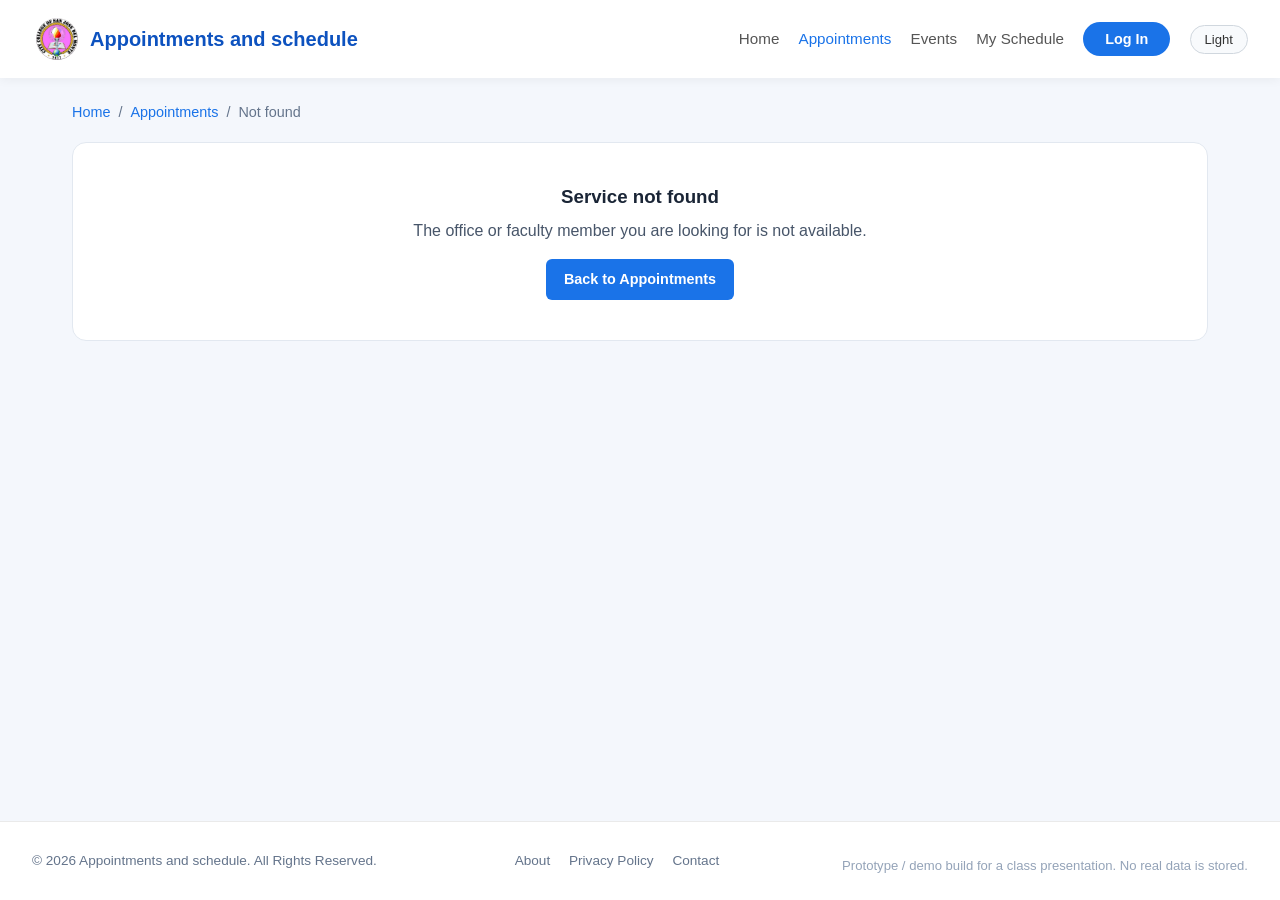
<file: service-details.html>
<!DOCTYPE html>
<html lang="en">
<head>
    <meta charset="UTF-8">
    <meta name="viewport" content="width=device-width, initial-scale=1.0">
    <title>Service Details | Appointments and schedule</title>
    <link rel="stylesheet" href="style.css">
</head>
<body>

    <a class="skip-link" href="#mainContent">Skip to main content</a>

    <header class="navbar">
        <div class="logo-container">
            <a class="logo-link" href="https://ccsjdm.com" target="_blank" rel="noopener noreferrer" aria-label="Visit the City College of San Jose del Monte website">
                <img class="logo" src="assets/ccsjdm-seal.jpeg" alt="City College of San Jose del Monte official seal">
            </a>
            <span class="brand-title">Appointments and schedule</span>
        </div>

        <button class="nav-toggle" id="navToggle" aria-label="Toggle navigation" aria-expanded="false">&#9776;</button>

        <nav class="nav-links" id="navLinks" aria-label="Main navigation">
            <a href="index.html">Home</a>
            <a href="services.html" class="active">Appointments</a>
            <a href="events.html">Events</a>
            <a href="my-events.html">My Schedule</a>
            <span class="nav-auth-area" id="navAuthArea"></span>
        </nav>
    </header>

    <main class="container" id="mainContent">

        <div id="reminderBannerSlot"></div>
        <div class="user-greeting" id="userGreeting" hidden></div>

        <nav class="breadcrumbs" aria-label="Breadcrumb">
            <a href="index.html">Home</a>
            <span aria-hidden="true">/</span>
            <a href="services.html">Appointments</a>
            <span aria-hidden="true">/</span>
            <span id="breadcrumbCurrent">Service</span>
        </nav>

        <div id="serviceDetailContent"></div>

    </main>

    <div class="modal" id="bookingModal" role="dialog" aria-modal="true" aria-labelledby="bookingModalTitle" hidden>
        <div class="modal-content modal-large">
            <div class="modal-header">
                <h2 id="bookingModalTitle">Book an Appointment</h2>
                <button type="button" class="close-btn" id="closeBookingModal" aria-label="Close booking form">&times;</button>
            </div>
            <form id="bookingForm" novalidate>
                <p class="booking-target" id="bookingTargetLabel"></p>

                <div class="form-grid">
                    <div class="form-group">
                        <label for="bookingName">Full Name</label>
                        <input type="text" id="bookingName" autocomplete="name">
                    </div>
                    <div class="form-group">
                        <label for="bookingStudentId">Student ID Number</label>
                        <input type="text" id="bookingStudentId" readonly>
                    </div>
                    <div class="form-group">
                        <label for="bookingCourse">Course, Year and Section</label>
                        <input type="text" id="bookingCourse" placeholder="e.g. BSIT 3A">
                        <span class="field-error" id="bookingCourseError" hidden></span>
                    </div>
                    <div class="form-group">
                        <label for="bookingDate">Preferred Date</label>
                        <input type="date" id="bookingDate">
                        <span class="field-error" id="bookingDateError" hidden></span>
                    </div>
                </div>

                <div class="form-group full-width">
                    <span class="form-label">Available Time Slots</span>
                    <div class="slot-grid" id="slotGrid"></div>
                    <span class="field-error" id="bookingSlotError" hidden></span>
                </div>

                <div class="form-group full-width">
                    <label for="bookingPurpose">Purpose or Concern</label>
                    <textarea id="bookingPurpose" rows="3" placeholder="Briefly describe your concern"></textarea>
                    <span class="field-error" id="bookingPurposeError" hidden></span>
                </div>

                <label class="checkbox-row">
                    <input type="checkbox" id="bookingRequirements">
                    <span>I have read the requirements and will bring them on my appointment.</span>
                </label>
                <span class="field-error" id="bookingRequirementsError" hidden></span>

                <div class="form-error" id="bookingFormError" hidden></div>

                <div class="modal-actions">
                    <button type="button" class="btn-secondary" id="cancelBookingModal">Cancel</button>
                    <button type="submit" class="btn-primary">Confirm Appointment</button>
                </div>
            </form>
        </div>
    </div>

    <div class="modal" id="confirmationModal" role="dialog" aria-modal="true" aria-labelledby="confirmationTitle" hidden>
        <div class="modal-content">
            <div class="success-icon">&#9989;</div>
            <h2 id="confirmationTitle">Appointment Confirmed</h2>
            <p id="confirmationMessage"></p>
            <div class="code-display-box">
                <span class="label-small">Reference Number</span>
                <strong id="confirmationReference" class="code-text"></strong>
                <img id="confirmationQr" class="qr-preview" alt="QR code of your appointment reference">
            </div>
            <ul class="confirmation-meta" id="confirmationMeta"></ul>
            <p class="modal-instruction">Show this reference or QR code at the office. This confirmation stays open until you close it.</p>
            <div class="modal-actions">
                <a href="my-events.html" class="btn-primary">Go to My Schedule</a>
                <button type="button" class="btn-secondary" id="closeConfirmationModal">Close</button>
            </div>
        </div>
    </div>

    <div class="modal" id="queueModal" role="dialog" aria-modal="true" aria-labelledby="queueModalTitle" hidden>
        <div class="modal-content">
            <div class="success-icon">&#127915;</div>
            <h2 id="queueModalTitle">Your Queue Number</h2>
            <div class="queue-number-display" id="queueNumberDisplay"></div>
            <ul class="confirmation-meta" id="queueMeta"></ul>
            <p class="modal-instruction">Keep this screen or check My Schedule for your live position.</p>
            <div class="modal-actions">
                <a href="my-events.html" class="btn-primary">Track My Queue</a>
                <button type="button" class="btn-secondary" id="closeQueueModal">Close</button>
            </div>
        </div>
    </div>

    <div class="modal" id="conflictModal" role="dialog" aria-modal="true" aria-labelledby="conflictTitle" hidden>
        <div class="modal-content">
            <div class="success-icon">&#9888;&#65039;</div>
            <h2 id="conflictTitle">Schedule Conflict</h2>
            <p id="conflictMessage"></p>
            <div class="modal-actions">
                <button type="button" class="btn-secondary" id="conflictChooseOther">Choose another time</button>
                <button type="button" class="btn-primary" id="conflictBookAnyway">Book anyway</button>
            </div>
        </div>
    </div>

    <footer>
        <p>&copy; 2026 Appointments and schedule. All Rights Reserved.</p>
        <div class="footer-links">
            <a href="#">About</a>
            <a href="#">Privacy Policy</a>
            <a href="#">Contact</a>
        </div>
        <p class="demo-note">Prototype / demo build for a class presentation. No real data is stored.</p>
    </footer>

    <script src="app.js"></script>
    <script src="services.js"></script>
</body>
</html>
</file>
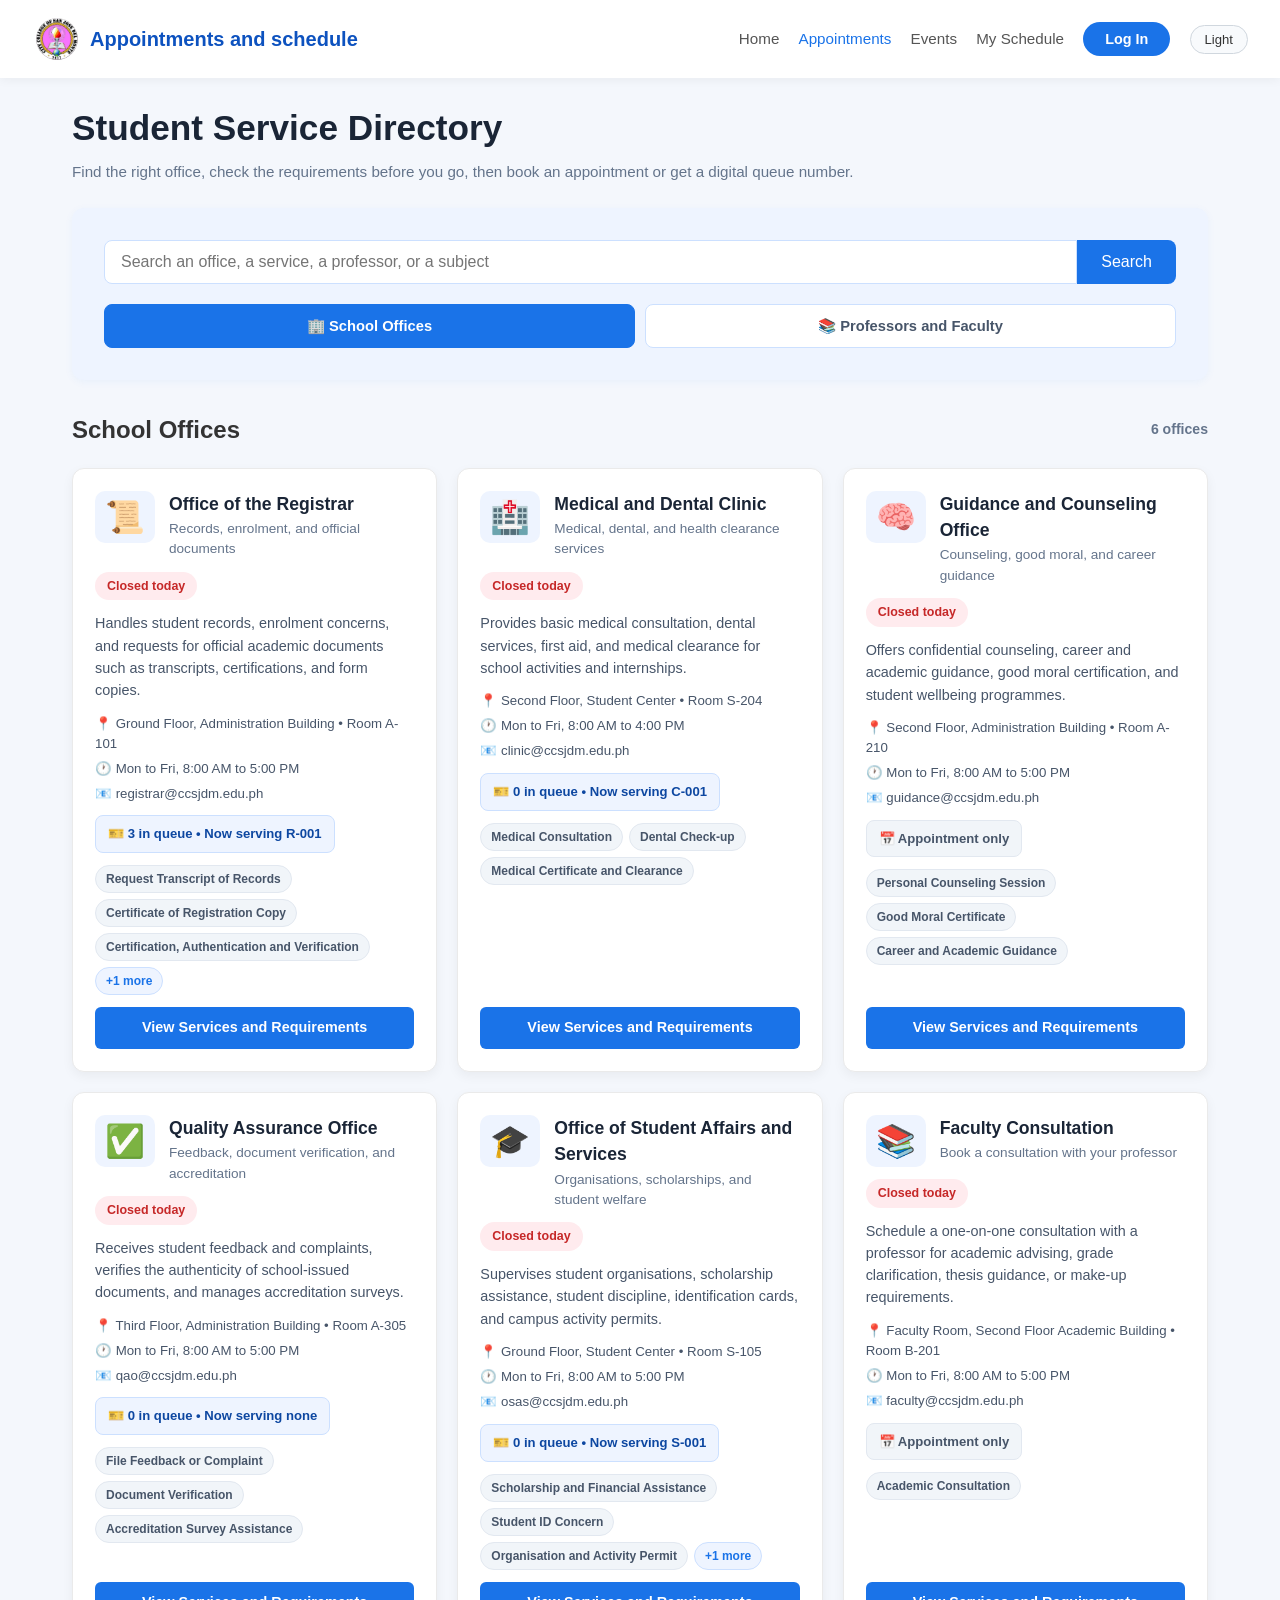
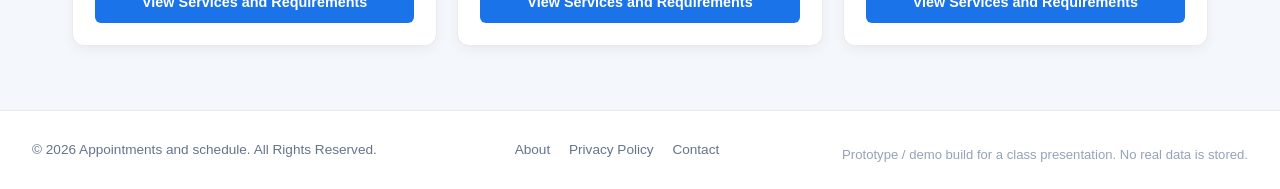
<file: services.html>
<!DOCTYPE html>
<html lang="en">
<head>
    <meta charset="UTF-8">
    <meta name="viewport" content="width=device-width, initial-scale=1.0">
    <title>Appointments | Appointments and schedule</title>
    <link rel="stylesheet" href="style.css">
</head>
<body>

    <a class="skip-link" href="#mainContent">Skip to main content</a>

    <header class="navbar">
        <div class="logo-container">
            <a class="logo-link" href="https://ccsjdm.com" target="_blank" rel="noopener noreferrer" aria-label="Visit the City College of San Jose del Monte website">
                <img class="logo" src="assets/ccsjdm-seal.jpeg" alt="City College of San Jose del Monte official seal">
            </a>
            <span class="brand-title">Appointments and schedule</span>
        </div>

        <button class="nav-toggle" id="navToggle" aria-label="Toggle navigation" aria-expanded="false">&#9776;</button>

        <nav class="nav-links" id="navLinks" aria-label="Main navigation">
            <a href="index.html">Home</a>
            <a href="services.html" class="active">Appointments</a>
            <a href="events.html">Events</a>
            <a href="my-events.html">My Schedule</a>
            <span class="nav-auth-area" id="navAuthArea"></span>
        </nav>
    </header>

    <main class="container" id="mainContent">

        <div id="reminderBannerSlot"></div>

        <div class="user-greeting" id="userGreeting" hidden></div>

        <section class="page-heading">
            <h1>Student Service Directory</h1>
            <p class="subtitle">Find the right office, check the requirements before you go, then book an appointment or get a digital queue number.</p>
        </section>

        <section class="search-filter-section">
            <div class="search-bar">
                <input type="search" id="serviceSearchInput" placeholder="Search an office, a service, a professor, or a subject" aria-label="Search services">
                <button type="button" id="serviceSearchBtn">Search</button>
            </div>

            <div class="directory-tabs" role="tablist" aria-label="Directory type">
                <button type="button" class="directory-tab active" data-directory="offices" role="tab" aria-selected="true" aria-controls="officePanel">&#127970; School Offices</button>
                <button type="button" class="directory-tab" data-directory="faculty" role="tab" aria-selected="false" aria-controls="facultyPanel">&#128218; Professors and Faculty</button>
            </div>
        </section>

        <section id="officePanel" role="tabpanel">
            <div class="section-header-flex">
                <h2>School Offices</h2>
                <span class="result-count" id="officeResultCount"></span>
            </div>
            <div class="office-grid" id="officeGrid"></div>
        </section>

        <section id="facultyPanel" role="tabpanel" hidden>
            <div class="section-header-flex">
                <h2>Professors and Faculty</h2>
                <div class="directory-filter-row">
                    <select id="departmentFilter" aria-label="Filter by department"></select>
                    <span class="result-count" id="facultyResultCount"></span>
                </div>
            </div>
            <div class="office-grid" id="facultyGrid"></div>
        </section>

    </main>

    <footer>
        <p>&copy; 2026 Appointments and schedule. All Rights Reserved.</p>
        <div class="footer-links">
            <a href="#">About</a>
            <a href="#">Privacy Policy</a>
            <a href="#">Contact</a>
        </div>
        <p class="demo-note">Prototype / demo build for a class presentation. No real data is stored.</p>
    </footer>

    <script src="app.js"></script>
    <script src="services.js"></script>
</body>
</html>
</file>
<file: style.css>
:root {
    --color-primary: #1a73e8;
    --color-primary-dark: #0d47a1;
    --color-primary-hover: #1256b0;
    --color-primary-soft: #eef4ff;
    --color-primary-border: #cce0ff;
    --color-success: #2e7d32;
    --color-success-soft: #e8f5e9;
    --color-success-border: #c8e6c9;
    --color-warning: #ef6c00;
    --color-warning-alt: #ed6c02;
    --color-warning-soft: #fff3e0;
    --color-warning-soft-alt: #fff8e1;
    --color-danger: #c62828;
    --color-danger-soft: #ffebee;
    --color-danger-border: #ef9a9a;
    --color-info: #1976d2;
    --color-bg: #f4f7fc;
    --color-surface: #ffffff;
    --color-surface-alt: #f8fafc;
    --color-surface-muted: #f1f5f9;
    --color-on-primary: #ffffff;
    --color-text: #333333;
    --color-heading: #1a2536;
    --color-body: #475569;
    --color-muted: #64748b;
    --color-faint: #94a3b8;
    --color-border: #eaeaea;
    --color-border-soft: #e2e8f0;
    --color-border-strong: #d0d7de;
    --color-nav-link: #555555;
    --shadow-sm: 0 2px 10px rgba(0, 0, 0, 0.05);
    --shadow-md: 0 4px 12px rgba(0, 0, 0, 0.05);
    --shadow-lg: 0 10px 30px rgba(0, 0, 0, 0.15);
    --overlay: rgba(15, 23, 42, 0.55);
}

* {
    box-sizing: border-box;
    margin: 0;
    padding: 0;
    font-family: 'Segoe UI', Tahoma, Geneva, Verdana, sans-serif;
}

body {
    background-color: var(--color-bg);
    color: var(--color-text);
    display: flex;
    flex-direction: column;
    min-height: 100vh;
    font-size: clamp(0.9rem, 1vw + 0.5rem, 1rem);
    line-height: 1.5;
}

img {
    max-width: 100%;
}

[hidden] {
    display: none !important;
}

.container {
    width: 100%;
    max-width: 1200px;
    margin: 1.5rem auto;
    padding: 0 clamp(1rem, 3vw, 2rem);
    flex: 1;
}

.navbar {
    background-color: var(--color-on-primary);
    display: flex;
    justify-content: space-between;
    align-items: center;
    padding: 1rem clamp(1rem, 3vw, 2rem);
    box-shadow: 0 2px 10px rgba(0, 0, 0, 0.05);
    position: sticky;
    top: 0;
    z-index: 1000;
}

.logo-container {
    display: flex;
    align-items: center;
    gap: 12px;
    text-decoration: none;
    border-radius: 8px;
    padding: 2px 4px;
    transition: background 0.2s;
}

.logo-link {
    display: flex;
    border-radius: 50%;
    transition: box-shadow 0.2s;
}

.logo-link:hover,
.logo-link:focus-visible {
    box-shadow: 0 0 0 3px var(--color-primary-soft);
}

.logo {
    width: 42px;
    height: 42px;
    border-radius: 50%;
    flex-shrink: 0;
    object-fit: cover;
    background: var(--color-surface);
}

.brand-title {
    font-weight: 700;
    color: #0d52bf;
    font-size: clamp(1rem, 1.5vw + 0.5rem, 1.25rem);
}

.nav-links {
    display: flex;
    align-items: center;
    gap: clamp(10px, 1.5vw, 20px);
}

.nav-links a {
    text-decoration: none;
    color: var(--color-nav-link);
    font-weight: 500;
    font-size: 0.95rem;
    white-space: nowrap;
    transition: color 0.2s;
}

.nav-links a.active,
.nav-links a:hover {
    color: var(--color-primary);
}

.nav-links a.nav-link-host {
    text-decoration: none;
    color: var(--color-nav-link);
    font-weight: 500;
    font-size: 0.95rem;
}

.nav-links a.nav-link-host:hover,
.nav-links a.nav-link-host.active {
    color: var(--color-primary);
}

.host-badge {
    background: var(--color-success-soft);
    color: var(--color-success);
    border: 1px solid var(--color-success-border);
    padding: 5px 12px;
    border-radius: 20px;
    font-size: 0.8rem;
    font-weight: 700;
    white-space: nowrap;
}

.btn-logout {
    background-color: var(--color-danger-soft);
    color: var(--color-danger);
    border: 1px solid var(--color-danger-border);
    padding: 7px 14px;
    border-radius: 6px;
    font-weight: 600;
    font-size: 0.85rem;
    cursor: pointer;
    transition: background 0.2s;
    white-space: nowrap;
}

.btn-logout:hover {
    background-color: #ffcdd2;
}

.nav-toggle {
    display: none;
    background: none;
    border: none;
    font-size: 1.5rem;
    cursor: pointer;
    color: #0d52bf;
}

.search-filter-section {
    background: var(--color-primary-soft);
    padding: clamp(1rem, 2.5vw, 2rem);
    border-radius: 12px;
    margin-bottom: 2rem;
    box-shadow: 0 2px 8px rgba(26, 115, 232, 0.05);
}

.search-bar {
    display: flex;
    margin-bottom: 1.25rem;
    width: 100%;
}

.search-bar input {
    width: 100%;
    padding: 12px 16px;
    border: 1px solid var(--color-primary-border);
    border-radius: 8px 0 0 8px;
    font-size: 1rem;
    outline: none;
    background: var(--color-surface);
}

.search-bar input:focus {
    border-color: var(--color-primary);
}

.search-bar button {
    padding: 12px 24px;
    border: none;
    background-color: var(--color-primary);
    color: white;
    border-radius: 0 8px 8px 0;
    cursor: pointer;
    font-size: 1rem;
    transition: background 0.2s;
}

.search-bar button:hover {
    background-color: var(--color-primary-hover);
}

.filter-group {
    display: flex;
    flex-wrap: wrap;
    justify-content: space-between;
    align-items: center;
    gap: 15px;
}

.categories {
    display: flex;
    align-items: center;
    gap: 8px;
    flex-wrap: wrap;
}

.filter-label {
    font-weight: 600;
    color: var(--color-text);
    margin-right: 5px;
}

.chip {
    border: 1px solid var(--color-border-strong);
    background: var(--color-surface);
    padding: 6px 14px;
    border-radius: 20px;
    cursor: pointer;
    font-size: 0.875rem;
    font-weight: 500;
    color: var(--color-nav-link);
    transition: all 0.2s;
    white-space: nowrap;
}

.chip.active,
.chip:hover {
    background: var(--color-primary);
    color: white;
    border-color: var(--color-primary);
}

.dropdown-filters {
    display: flex;
    gap: 10px;
    flex-wrap: wrap;
}

.dropdown-filters select {
    padding: 8px 12px;
    border-radius: 6px;
    border: 1px solid var(--color-border-strong);
    font-size: 0.875rem;
    background: var(--color-surface);
    cursor: pointer;
}

.events-section h2 {
    margin-bottom: 1.25rem;
    color: var(--color-heading);
    font-size: clamp(1.25rem, 2vw + 0.5rem, 1.75rem);
}

.events-grid {
    display: grid;
    grid-template-columns: repeat(auto-fill, minmax(280px, 1fr));
    gap: clamp(15px, 2vw, 24px);
}

.event-card {
    background: var(--color-surface);
    border-radius: 12px;
    overflow: hidden;
    box-shadow: 0 4px 12px rgba(0, 0, 0, 0.06);
    display: flex;
    flex-direction: column;
    transition: transform 0.2s, box-shadow 0.2s;
    border: 1px solid var(--color-border);
}

.event-card:hover {
    transform: translateY(-4px);
    box-shadow: 0 8px 20px rgba(0, 0, 0, 0.1);
}

.event-card img {
    width: 100%;
    height: 160px;
    object-fit: cover;
}

.card-body {
    padding: 16px;
    display: flex;
    flex-direction: column;
    flex: 1;
}

.event-category-badge {
    display: inline-block;
    padding: 4px 10px;
    border-radius: 12px;
    font-size: 0.75rem;
    font-weight: 600;
    text-transform: uppercase;
    margin-bottom: 8px;
    width: fit-content;
}

.event-category-badge.seminar { background: #e3f2fd; color: var(--color-info); }
.event-category-badge.workshop { background: var(--color-success-soft); color: var(--color-success); }
.event-category-badge.culture { background: #fce4ec; color: #c2185b; }
.event-category-badge.sports { background: var(--color-warning-soft); color: var(--color-warning); }

.card-title {
    font-size: 1.1rem;
    font-weight: 700;
    margin-bottom: 8px;
    color: var(--color-heading);
}

.card-info {
    font-size: 0.85rem;
    color: var(--color-muted);
    margin-bottom: 4px;
}

.card-desc {
    font-size: 0.875rem;
    color: var(--color-body);
    margin: 10px 0;
    flex: 1;
    line-height: 1.4;
    display: -webkit-box;
    -webkit-line-clamp: 2;
    -webkit-box-orient: vertical;
    overflow: hidden;
}

.card-footer-info {
    display: flex;
    justify-content: space-between;
    align-items: center;
    margin-bottom: 12px;
    font-size: 0.8rem;
}

.slots-badge {
    padding: 3px 8px;
    border-radius: 4px;
    font-weight: 600;
}

.slots-badge.available { background: var(--color-success-soft); color: var(--color-success); }
.slots-badge.full { background: var(--color-danger-soft); color: var(--color-danger); }

.event-code-badge {
    display: inline-block;
    background: var(--color-primary-soft);
    color: #0d52bf;
    border: 1px solid var(--color-primary-border);
    padding: 4px 10px;
    border-radius: 6px;
    font-size: 0.8rem;
    margin-bottom: 10px;
    width: fit-content;
}

.btn-register {
    background-color: var(--color-primary);
    color: white;
    text-align: center;
    padding: 10px;
    border-radius: 6px;
    text-decoration: none;
    font-weight: 600;
    font-size: 0.9rem;
    margin-top: auto;
    transition: background 0.2s;
    border: none;
    cursor: pointer;
    display: block;
}

.btn-register:hover {
    background-color: var(--color-primary-hover);
}

.btn-register.btn-success,
.btn-register.btn-success:hover {
    background-color: var(--color-success);
    cursor: default;
}

.btn-register.btn-disabled,
.btn-register.btn-disabled:hover {
    background-color: #b0bec5;
    cursor: not-allowed;
}

.btn-primary {
    background-color: var(--color-primary);
    color: var(--color-on-primary);
    border: none;
    padding: 10px 18px;
    border-radius: 6px;
    font-weight: 600;
    font-size: 0.9rem;
    cursor: pointer;
    text-decoration: none;
    display: inline-block;
    text-align: center;
    transition: background 0.2s;
}

.btn-primary:hover {
    background-color: var(--color-primary-hover);
}

.btn-secondary {
    background-color: #f1f3f4;
    color: var(--color-text);
    padding: 8px 16px;
    border-radius: 6px;
    text-decoration: none;
    font-weight: 600;
    font-size: 0.9rem;
    border: 1px solid var(--color-border-strong);
    display: inline-block;
    cursor: pointer;
    text-align: center;
    transition: background 0.2s;
}

.btn-secondary:hover {
    background-color: #e4e6e8;
}

.btn-block {
    display: block;
    width: 100%;
}

.btn-danger-outline {
    background: transparent;
    color: var(--color-danger);
    border: 1px solid var(--color-danger);
    padding: 6px 12px;
    border-radius: 6px;
    cursor: pointer;
    font-size: 0.8rem;
    font-weight: 600;
    transition: background 0.2s;
}

.btn-danger-outline:hover {
    background: var(--color-danger-soft);
}

.btn-sm {
    padding: 6px 12px;
    font-size: 0.8rem;
}

.btn-xs {
    padding: 4px 8px;
    font-size: 0.75rem;
    border-radius: 4px;
    border: none;
    cursor: pointer;
    font-weight: 600;
}

.btn-success { background: var(--color-success); color: white; }
.btn-warning { background: var(--color-warning-alt); color: white; }
.btn-danger { background: var(--color-danger); color: white; }

.btn-outline-primary {
    background: transparent;
    color: var(--color-primary);
    border: 1px solid var(--color-primary);
    padding: 8px 16px;
    border-radius: 6px;
    font-weight: 600;
    cursor: pointer;
    transition: background 0.2s;
}

.btn-outline-primary:hover {
    background: var(--color-primary-soft);
}

.back-link-container {
    margin-bottom: 1.5rem;
}

.loading-text {
    padding: 2rem;
    text-align: center;
    color: var(--color-muted);
}

.event-details-wrapper {
    background: var(--color-surface);
    border-radius: 12px;
    box-shadow: 0 4px 16px rgba(0, 0, 0, 0.06);
    overflow: hidden;
    border: 1px solid var(--color-border);
}

.event-detail-image {
    width: 100%;
    height: 320px;
    object-fit: cover;
}

.event-detail-content {
    padding: clamp(1.5rem, 3vw, 2.5rem);
}

.event-meta-top {
    display: flex;
    justify-content: space-between;
    align-items: center;
    margin-bottom: 12px;
    flex-wrap: wrap;
    gap: 10px;
}

.slots-indicator {
    font-weight: 600;
    font-size: 0.9rem;
    color: var(--color-nav-link);
}

.event-title {
    font-size: clamp(1.5rem, 2.5vw, 2.2rem);
    font-weight: 800;
    color: var(--color-heading);
    margin-bottom: 6px;
}

.event-organizer-big {
    font-size: 1rem;
    color: var(--color-muted);
    margin-bottom: 2rem;
}

.event-details-grid {
    display: grid;
    grid-template-columns: repeat(auto-fit, minmax(240px, 1fr));
    gap: 20px;
    margin-bottom: 2rem;
}

.detail-item {
    display: flex;
    gap: 12px;
    align-items: flex-start;
    background: var(--color-surface-alt);
    padding: 12px 16px;
    border-radius: 8px;
    border: 1px solid var(--color-border-soft);
}

.detail-icon {
    font-size: 1.5rem;
}

.detail-item h3 {
    font-size: 0.8rem;
    text-transform: uppercase;
    color: var(--color-muted);
    margin-bottom: 2px;
}

.detail-item p {
    font-size: 0.95rem;
    font-weight: 600;
    color: var(--color-heading);
}

.section-divider {
    height: 1px;
    background: var(--color-border-soft);
    margin: 2rem 0;
}

.event-description-full {
    font-size: 1.05rem;
    line-height: 1.7;
    color: var(--color-body);
}

.requirements-list {
    list-style: none;
    padding-left: 0;
    display: grid;
    gap: 8px;
}

.requirements-list li {
    background: var(--color-surface-muted);
    padding: 10px 16px;
    border-radius: 6px;
    font-weight: 500;
    color: var(--color-body);
}

.reminder-box {
    background: #fffbeb;
    border-left: 4px solid #f59e0b;
    padding: 16px;
    border-radius: 0 8px 8px 0;
    margin-top: 1.5rem;
}

.reminder-box h4 {
    color: #b45309;
    margin-bottom: 6px;
}

.reminder-box p {
    color: #78350f;
    font-size: 0.95rem;
}

.event-action-footer {
    margin-top: 2rem;
}

.btn-register-large {
    background-color: var(--color-primary);
    color: white;
    border: none;
    width: 100%;
    padding: 16px;
    font-size: 1.1rem;
    font-weight: 700;
    border-radius: 8px;
    cursor: pointer;
    transition: background 0.2s;
    text-align: center;
}

.btn-register-large:hover {
    background-color: var(--color-primary-hover);
}

.btn-register-large:disabled {
    background-color: #b0bec5;
    cursor: not-allowed;
}

.registered-success-box {
    background: var(--color-success-soft);
    border: 1px solid var(--color-success-border);
    padding: 20px;
    border-radius: 8px;
    text-align: center;
}

.registered-success-box h3 {
    color: var(--color-success);
    margin-bottom: 8px;
}

.registered-success-box .qr-preview {
    margin: 12px auto;
}

.registered-success-box .btn-secondary {
    margin-top: 8px;
}

.highlight-code {
    background: var(--color-surface);
    padding: 4px 10px;
    border-radius: 4px;
    border: 1px dashed var(--color-success);
    font-weight: 700;
    color: #1b5e20;
}

.qr-preview {
    display: block;
    width: 120px;
    height: 120px;
    margin: 10px auto 0;
    border: 1px solid var(--color-border-soft);
    border-radius: 8px;
    background: var(--color-surface);
    padding: 6px;
}

.dashboard-header {
    display: flex;
    justify-content: space-between;
    align-items: center;
    margin-bottom: 2rem;
    flex-wrap: wrap;
    gap: 15px;
}

.subtitle {
    color: var(--color-muted);
    font-size: 0.95rem;
}

.student-profile-summary {
    display: flex;
    gap: 10px;
    align-items: center;
    flex-wrap: wrap;
}

.badge-user,
.badge-course {
    background: var(--color-primary-soft);
    color: var(--color-primary);
    padding: 6px 12px;
    border-radius: 20px;
    font-weight: 600;
    font-size: 0.85rem;
    border: 1px solid var(--color-primary-border);
}

.tabs-container {
    display: flex;
    gap: 10px;
    margin-bottom: 1.5rem;
    border-bottom: 2px solid var(--color-border-soft);
    padding-bottom: 10px;
    flex-wrap: wrap;
}

.tab-btn {
    background: transparent;
    border: none;
    padding: 10px 20px;
    font-size: 1rem;
    font-weight: 600;
    color: var(--color-muted);
    cursor: pointer;
    border-radius: 6px;
    transition: all 0.2s;
}

.tab-btn.active {
    background: var(--color-primary);
    color: white;
}

.tab-content {
    display: none;
}

.tab-content.active {
    display: block;
}

.status-pill {
    display: inline-block;
    padding: 4px 10px;
    border-radius: 12px;
    font-size: 0.75rem;
    font-weight: 700;
    text-transform: uppercase;
}

.status-pill.pending { background: var(--color-warning-soft); color: var(--color-warning); }
.status-pill.attended { background: var(--color-success-soft); color: var(--color-success); }
.status-pill.late { background: var(--color-warning-soft-alt); color: #f57f17; }
.status-pill.absent { background: var(--color-danger-soft); color: var(--color-danger); }
.status-pill.excused { background: #e3f2fd; color: #1565c0; }
.status-pill.active { background: #e3f2fd; color: var(--color-info); }

.qr-container-mini {
    display: flex;
    align-items: center;
    gap: 10px;
    background: var(--color-surface-alt);
    padding: 8px 12px;
    border-radius: 6px;
    margin: 12px 0;
    border: 1px solid var(--color-border-soft);
}

.qr-container-mini img {
    width: 48px;
    height: 48px;
    object-fit: contain;
}

.qr-hint {
    font-size: 0.75rem;
    color: var(--color-muted);
}

.card-actions-row {
    display: flex;
    gap: 10px;
    margin-top: auto;
}

.empty-state {
    grid-column: 1 / -1;
    background: var(--color-surface);
    border: 1px dashed var(--color-border-strong);
    border-radius: 12px;
    padding: 3rem 2rem;
    text-align: center;
}

.empty-icon {
    font-size: 3rem;
    margin-bottom: 10px;
}

.empty-state h3 {
    color: var(--color-heading);
    margin-bottom: 6px;
}

.empty-state p {
    color: var(--color-muted);
    margin-bottom: 16px;
}

.no-events {
    grid-column: 1 / -1;
    text-align: center;
    color: var(--color-muted);
    background: var(--color-surface);
    border: 1px dashed var(--color-border-strong);
    border-radius: 12px;
    padding: 2rem;
}

.error-state {
    padding: 3rem 2rem;
    text-align: center;
}

.error-state h3 {
    color: var(--color-danger);
    margin-bottom: 6px;
}

.error-state p {
    color: var(--color-muted);
    margin-bottom: 16px;
}

.table-responsive {
    width: 100%;
    overflow-x: auto;
    background: var(--color-surface);
    border-radius: 10px;
    box-shadow: 0 4px 12px rgba(0, 0, 0, 0.05);
    border: 1px solid var(--color-border);
}

.attendance-table {
    width: 100%;
    border-collapse: collapse;
    text-align: left;
    font-size: 0.9rem;
}

.attendance-table th,
.attendance-table td {
    padding: 14px 16px;
    border-bottom: 1px solid var(--color-border);
}

.attendance-table th {
    background: var(--color-surface-alt);
    font-weight: 700;
    color: var(--color-heading);
    text-transform: uppercase;
    font-size: 0.75rem;
    letter-spacing: 0.5px;
}

.attendance-table tr:hover {
    background: #fdfdfd;
}

.text-center {
    text-align: center;
}

.stats-grid {
    display: grid;
    grid-template-columns: repeat(auto-fit, minmax(220px, 1fr));
    gap: 20px;
    margin-bottom: 2.5rem;
}

.stat-card {
    background: var(--color-surface);
    padding: 20px;
    border-radius: 12px;
    box-shadow: 0 4px 12px rgba(0, 0, 0, 0.05);
    display: flex;
    align-items: center;
    gap: 16px;
    border: 1px solid var(--color-border);
}

.stat-icon {
    font-size: 2.5rem;
    background: var(--color-primary-soft);
    padding: 12px;
    border-radius: 10px;
}

.stat-info h3 {
    font-size: 1.6rem;
    font-weight: 800;
    color: var(--color-heading);
}

.stat-info p {
    font-size: 0.85rem;
    color: var(--color-muted);
    font-weight: 600;
}

.section-header-flex {
    display: flex;
    justify-content: space-between;
    align-items: center;
    margin-bottom: 1.25rem;
    flex-wrap: wrap;
    gap: 10px;
}

.search-bar-small input {
    padding: 8px 14px;
    border: 1px solid var(--color-border-strong);
    border-radius: 6px;
    font-size: 0.9rem;
    width: 240px;
    max-width: 100%;
}

.filter-dropdown-group select {
    padding: 8px 14px;
    border-radius: 6px;
    border: 1px solid var(--color-border-strong);
    font-size: 0.9rem;
    background: var(--color-surface);
    cursor: pointer;
}

.registrants-section {
    margin-top: 2.5rem;
}

.officer-actions-top {
    display: flex;
    align-items: center;
    gap: 10px;
    flex-wrap: wrap;
}

.login-gate {
    display: flex;
    justify-content: center;
    align-items: flex-start;
    padding: 3rem 0;
}

.login-card {
    background: var(--color-surface);
    border: 1px solid var(--color-border);
    border-radius: 12px;
    box-shadow: 0 8px 24px rgba(0, 0, 0, 0.08);
    padding: 2.5rem;
    width: 100%;
    max-width: 420px;
    text-align: center;
}

.login-card-icon {
    font-size: 2.5rem;
    margin-bottom: 8px;
}

.login-card h2 {
    color: var(--color-heading);
    margin-bottom: 8px;
}

.login-card-text {
    color: var(--color-muted);
    font-size: 0.9rem;
    margin-bottom: 1.5rem;
}

.login-card .btn-primary.btn-block {
    padding: 13px;
    font-size: 1rem;
}

.login-card .btn-secondary.btn-block {
    margin-top: 12px;
}

.desktop-only-notice {
    display: none;
    flex-direction: column;
    justify-content: center;
    align-items: center;
    text-align: center;
    background: var(--color-surface);
    border: 1px dashed var(--color-border-strong);
    border-radius: 12px;
    padding: 4rem 2rem;
    gap: 10px;
    max-width: 560px;
    margin: 3rem auto;
}

.notice-icon {
    font-size: 3.5rem;
}

.desktop-only-notice h2 {
    color: var(--color-heading);
}

.desktop-only-notice p {
    color: var(--color-muted);
    margin-bottom: 10px;
}

.form-error {
    background: var(--color-danger-soft);
    border: 1px solid var(--color-danger-border);
    color: var(--color-danger);
    padding: 10px 14px;
    border-radius: 6px;
    font-size: 0.85rem;
    font-weight: 600;
    margin: 8px 0;
    text-align: left;
}

.field-error {
    color: var(--color-danger);
    font-size: 0.78rem;
    font-weight: 600;
}

.input-error {
    border-color: var(--color-danger) !important;
    background: #fff8f8;
}

.checkin-hero {
    background: var(--color-primary-soft);
    padding: 2rem;
    border-radius: 12px;
    margin-bottom: 2rem;
    display: flex;
    justify-content: space-between;
    align-items: center;
    flex-wrap: wrap;
    gap: 20px;
}

.checkin-event-selector select {
    padding: 10px 16px;
    border-radius: 8px;
    border: 1px solid var(--color-primary);
    font-size: 1rem;
    background: var(--color-surface);
    font-weight: 600;
    cursor: pointer;
    margin-top: 6px;
}

.checkin-grid {
    display: grid;
    grid-template-columns: 1fr 1fr;
    gap: 2rem;
}

.card {
    background: var(--color-surface);
    padding: 24px;
    border-radius: 12px;
    box-shadow: 0 4px 12px rgba(0, 0, 0, 0.05);
    border: 1px solid var(--color-border);
}

.card h3 {
    margin-bottom: 1.25rem;
    color: var(--color-heading);
}

.input-tabs {
    display: flex;
    gap: 10px;
    margin-bottom: 1.5rem;
}

.checkin-tab-btn {
    flex: 1;
    padding: 10px;
    border: 1px solid var(--color-border-strong);
    background: var(--color-surface-alt);
    border-radius: 6px;
    font-weight: 600;
    cursor: pointer;
    transition: all 0.2s;
}

.checkin-tab-btn.active {
    background: var(--color-primary);
    color: white;
    border-color: var(--color-primary);
}

.input-with-button {
    display: flex;
    gap: 8px;
    margin-top: 8px;
}

.input-with-button input {
    flex: 1;
    padding: 12px;
    border: 1px solid var(--color-border-strong);
    border-radius: 6px;
    font-size: 1rem;
}

.qr-scanner-box {
    margin-top: 1.5rem;
    border: 2px dashed var(--color-border-strong);
    border-radius: 8px;
    padding: 20px;
    text-align: center;
    background: var(--color-surface-alt);
}

.scanner-viewfinder {
    position: relative;
    padding: 30px;
    margin-bottom: 12px;
    overflow: hidden;
}

.scanner-viewfinder p {
    color: var(--color-muted);
    font-size: 0.85rem;
}

.scanner-icon {
    font-size: 2.5rem;
}

.scan-line {
    position: absolute;
    top: 0;
    left: 20%;
    right: 20%;
    height: 2px;
    background: var(--color-primary);
    animation: scanAnimation 2s infinite ease-in-out;
}

@keyframes scanAnimation {
    0% { top: 0; }
    50% { top: 100%; }
    100% { top: 0; }
}

.manual-results-container {
    display: grid;
    gap: 8px;
    margin-top: 12px;
}

.search-result-item {
    display: flex;
    justify-content: space-between;
    align-items: center;
    gap: 10px;
    background: var(--color-surface-alt);
    border: 1px solid var(--color-border-soft);
    border-radius: 8px;
    padding: 10px 14px;
    font-size: 0.9rem;
}

.search-result-item small {
    color: var(--color-muted);
}

.checkin-feedback-box {
    margin-top: 1.5rem;
    background: var(--color-success-soft);
    border: 1px solid var(--color-success-border);
    padding: 16px;
    border-radius: 8px;
    display: flex;
    align-items: center;
    gap: 16px;
}

.checkin-feedback-box.warning {
    background: var(--color-warning-soft-alt);
    border-color: #ffe082;
}

.checkin-feedback-box.warning .feedback-details h4 {
    color: var(--color-warning);
}

.checkin-feedback-box.warning .feedback-details p {
    color: #78350f;
}

.feedback-icon {
    font-size: 2rem;
}

.feedback-details h4 {
    color: var(--color-success);
    margin-bottom: 2px;
}

.feedback-details p {
    font-size: 0.9rem;
    color: #1b5e20;
}

.feedback-time {
    font-size: 0.75rem;
    color: var(--color-muted);
}

.live-counter-display {
    display: grid;
    grid-template-columns: repeat(2, 1fr);
    gap: 12px;
    margin-bottom: 1.5rem;
}

.counter-item {
    padding: 16px;
    border-radius: 8px;
    text-align: center;
}

.counter-item.registered { background: #e3f2fd; color: var(--color-info); }
.counter-item.attended { background: var(--color-success-soft); color: var(--color-success); }
.counter-item.late { background: var(--color-warning-soft-alt); color: #f57f17; }
.counter-item.absent { background: var(--color-danger-soft); color: var(--color-danger); }

.counter-num {
    display: block;
    font-size: 1.8rem;
    font-weight: 800;
}

.counter-label {
    font-size: 0.75rem;
    text-transform: uppercase;
    font-weight: 700;
}

.progress-bar-container {
    height: 12px;
    background: var(--color-border-soft);
    border-radius: 6px;
    overflow: hidden;
    margin-bottom: 8px;
}

.progress-bar-fill {
    height: 100%;
    width: 0;
    background: var(--color-success);
    transition: width 0.4s ease;
}

.progress-percentage-text {
    font-size: 0.85rem;
    color: var(--color-muted);
    margin-bottom: 1.5rem;
}

.quick-walkin-box {
    background: var(--color-surface-alt);
    padding: 16px;
    border-radius: 8px;
    border: 1px solid var(--color-border-soft);
}

.quick-walkin-box h4 {
    margin-bottom: 4px;
    color: var(--color-heading);
}

.quick-walkin-box p {
    font-size: 0.85rem;
    color: var(--color-muted);
    margin-bottom: 12px;
}

.event-attendees-section {
    margin-top: 2rem;
}

.event-attendees-section h3 {
    margin-bottom: 1rem;
    color: var(--color-heading);
}

.table-action-btns {
    display: flex;
    gap: 6px;
    flex-wrap: wrap;
}

.status-select {
    padding: 6px 10px;
    border-radius: 6px;
    border: 1px solid var(--color-border-strong);
    font-size: 0.85rem;
    background: var(--color-surface);
    cursor: pointer;
}

.modal {
    position: fixed;
    top: 0;
    left: 0;
    width: 100%;
    height: 100%;
    background: rgba(0, 0, 0, 0.5);
    display: flex;
    justify-content: center;
    align-items: center;
    z-index: 2000;
    padding: 1rem;
}

.modal-content {
    background: var(--color-surface);
    padding: 2rem;
    border-radius: 12px;
    width: 100%;
    max-width: 480px;
    max-height: 90vh;
    overflow-y: auto;
    box-shadow: 0 10px 30px rgba(0, 0, 0, 0.15);
    text-align: center;
    position: relative;
}

.modal-large {
    max-width: 680px;
    text-align: left;
}

.modal-header {
    display: flex;
    justify-content: space-between;
    align-items: center;
    margin-bottom: 1.25rem;
}

.modal-header h2 {
    color: var(--color-heading);
    font-size: 1.3rem;
}

.close-btn {
    background: none;
    border: none;
    font-size: 1.5rem;
    cursor: pointer;
    color: var(--color-muted);
    line-height: 1;
}

.close-btn:hover {
    color: var(--color-danger);
}

.success-icon {
    font-size: 3rem;
    margin-bottom: 10px;
}

.code-display-box {
    background: var(--color-surface-alt);
    border: 1px dashed var(--color-border-strong);
    padding: 12px;
    border-radius: 8px;
    margin: 15px 0;
}

.label-small {
    font-size: 0.75rem;
    text-transform: uppercase;
    letter-spacing: 0.5px;
    color: var(--color-muted);
    font-weight: 700;
}

.code-text {
    font-size: 1.4rem;
    color: var(--color-primary);
    display: block;
    margin-top: 4px;
}

.modal-instruction {
    font-size: 0.85rem;
    color: var(--color-muted);
    margin-bottom: 20px;
}

.form-grid {
    display: grid;
    grid-template-columns: repeat(auto-fit, minmax(260px, 1fr));
    gap: 15px;
}

.form-group {
    display: flex;
    flex-direction: column;
    gap: 6px;
    text-align: left;
    margin-bottom: 12px;
}

.form-group.full-width {
    grid-column: 1 / -1;
}

.form-group label {
    font-weight: 600;
    font-size: 0.85rem;
    color: var(--color-body);
}

.form-group input,
.form-group select,
.form-group textarea {
    padding: 10px;
    border: 1px solid var(--color-border-strong);
    border-radius: 6px;
    font-size: 0.95rem;
    font-family: inherit;
}

.form-group input:focus,
.form-group select:focus,
.form-group textarea:focus {
    outline: none;
    border-color: var(--color-primary);
}

.modal-actions {
    display: flex;
    gap: 10px;
    justify-content: flex-end;
    margin-top: 15px;
    flex-wrap: wrap;
}

.notification-toast {
    position: fixed;
    bottom: 20px;
    right: 20px;
    padding: 12px 20px;
    border-radius: 8px;
    color: var(--color-on-primary);
    z-index: 3000;
    box-shadow: 0 4px 12px rgba(0, 0, 0, 0.2);
    font-size: 0.9rem;
    font-weight: 600;
    max-width: 320px;
    opacity: 0;
    transform: translateY(8px);
    transition: opacity 0.3s ease, transform 0.3s ease;
}

.notification-toast.show {
    opacity: 1;
    transform: translateY(0);
}

.notification-toast.success { background-color: var(--color-success); }
.notification-toast.error { background-color: var(--color-danger); }
.notification-toast.warning { background-color: var(--color-warning-alt); }
.notification-toast.info { background-color: var(--color-info); }

.hero {
    background: linear-gradient(135deg, var(--color-primary-dark) 0%, var(--color-primary) 100%);
    color: var(--color-on-primary);
    padding: clamp(2.5rem, 6vw, 4.5rem) clamp(1rem, 3vw, 2rem);
}

.hero-inner {
    max-width: 1200px;
    margin: 0 auto;
    display: grid;
    grid-template-columns: 1.3fr 1fr;
    gap: clamp(1.5rem, 4vw, 3rem);
    align-items: center;
}

.hero-eyebrow {
    display: inline-block;
    text-transform: uppercase;
    letter-spacing: 1.5px;
    font-size: 0.78rem;
    font-weight: 700;
    background: rgba(255, 255, 255, 0.18);
    padding: 6px 14px;
    border-radius: 20px;
    margin-bottom: 14px;
}

.hero-text h1 {
    font-size: clamp(1.8rem, 4vw, 3rem);
    line-height: 1.15;
    margin-bottom: 14px;
}

.hero-lead {
    font-size: clamp(0.95rem, 1.2vw, 1.1rem);
    line-height: 1.65;
    color: #e8f0fe;
    margin-bottom: 1.75rem;
    max-width: 60ch;
}

.hero-actions {
    display: flex;
    gap: 12px;
    flex-wrap: wrap;
}

.btn-hero {
    padding: 13px 26px;
    font-size: 1rem;
}

.hero-actions .btn-primary {
    background: var(--color-surface);
    color: var(--color-primary-dark);
}

.hero-actions .btn-primary:hover {
    background: #e8f0fe;
}

.hero-actions .btn-secondary {
    background: transparent;
    color: var(--color-on-primary);
    border-color: rgba(255, 255, 255, 0.7);
}

.hero-actions .btn-secondary:hover {
    background: rgba(255, 255, 255, 0.15);
}

.hero-note {
    margin-top: 1rem;
    font-size: 0.85rem;
    color: #cfe0fb;
}

.hero-brand {
    display: flex;
    justify-content: center;
}

.hero-brand img {
    width: 100%;
    max-width: 380px;
    background: var(--color-surface);
    border-radius: 14px;
    padding: 18px;
    box-shadow: 0 12px 30px rgba(0, 0, 0, 0.18);
}

.home-stats {
    display: grid;
    grid-template-columns: repeat(auto-fit, minmax(180px, 1fr));
    gap: 18px;
    margin: -3rem 0 2.5rem;
    position: relative;
}

.home-stat {
    background: var(--color-surface);
    border: 1px solid var(--color-border);
    border-radius: 12px;
    box-shadow: 0 6px 18px rgba(0, 0, 0, 0.07);
    padding: 20px;
    text-align: center;
}

.home-stat-num {
    display: block;
    font-size: 2rem;
    font-weight: 800;
    color: var(--color-primary);
}

.home-stat-label {
    font-size: 0.8rem;
    text-transform: uppercase;
    letter-spacing: 0.5px;
    color: var(--color-muted);
    font-weight: 700;
}

.home-section {
    margin-bottom: 3rem;
}

.home-section h2 {
    font-size: clamp(1.3rem, 2vw + 0.5rem, 1.9rem);
    color: var(--color-heading);
    margin-bottom: 10px;
}

.section-lead {
    color: var(--color-body);
    max-width: 85ch;
    line-height: 1.7;
    margin-bottom: 1.75rem;
}

.purpose-grid {
    display: grid;
    grid-template-columns: repeat(auto-fit, minmax(260px, 1fr));
    gap: 20px;
}

.purpose-card {
    background: var(--color-surface);
    border: 1px solid var(--color-border);
    border-radius: 12px;
    padding: 24px;
    box-shadow: 0 4px 12px rgba(0, 0, 0, 0.05);
}

.purpose-icon {
    font-size: 2rem;
    margin-bottom: 10px;
}

.purpose-card h3 {
    color: var(--color-heading);
    margin-bottom: 8px;
}

.purpose-card p {
    color: var(--color-body);
    font-size: 0.93rem;
    line-height: 1.6;
}

.steps-list {
    list-style: none;
    display: grid;
    grid-template-columns: repeat(auto-fit, minmax(260px, 1fr));
    gap: 18px;
    padding: 0;
}

.steps-list li {
    display: flex;
    gap: 14px;
    align-items: flex-start;
    background: var(--color-surface);
    border: 1px solid var(--color-border);
    border-left: 4px solid var(--color-primary);
    border-radius: 10px;
    padding: 18px;
}

.step-num {
    flex-shrink: 0;
    width: 32px;
    height: 32px;
    border-radius: 50%;
    background: var(--color-primary);
    color: var(--color-on-primary);
    display: flex;
    align-items: center;
    justify-content: center;
    font-weight: 800;
}

.steps-list h4 {
    color: var(--color-heading);
    margin-bottom: 4px;
}

.steps-list p {
    color: var(--color-body);
    font-size: 0.9rem;
    line-height: 1.55;
}

.home-cta {
    margin-top: 1.5rem;
    text-align: center;
}

.info-split {
    display: grid;
    grid-template-columns: 1.5fr 1fr;
    gap: clamp(1.5rem, 4vw, 3rem);
    align-items: center;
    background: var(--color-primary-soft);
    border-radius: 14px;
    padding: clamp(1.5rem, 3vw, 2.5rem);
    margin-bottom: 3rem;
}

.info-split-text h2 {
    color: var(--color-primary-dark);
    margin-bottom: 12px;
}

.info-split-text p {
    color: var(--color-body);
    line-height: 1.7;
    margin-bottom: 12px;
}

.info-note {
    font-size: 0.85rem;
    color: var(--color-muted);
}

.info-split-seal {
    text-align: center;
}

.info-split-seal img {
    width: 100%;
    max-width: 190px;
    border-radius: 50%;
    background: var(--color-surface);
    padding: 8px;
    box-shadow: 0 8px 20px rgba(13, 71, 161, 0.18);
}

.info-split-seal p {
    margin-top: 10px;
    font-size: 0.8rem;
    font-weight: 700;
    letter-spacing: 1px;
    text-transform: uppercase;
    color: var(--color-primary-dark);
}

.page-heading {
    margin-bottom: 1.5rem;
}

.page-heading h1 {
    font-size: clamp(1.5rem, 3vw, 2.2rem);
    color: var(--color-heading);
    margin-bottom: 6px;
}

.result-count {
    font-size: 0.88rem;
    color: var(--color-muted);
    font-weight: 600;
}

.checkin-toolbar {
    display: flex;
    justify-content: space-between;
    align-items: center;
    gap: 12px;
    flex-wrap: wrap;
    margin-bottom: 1.5rem;
}

.checkin-toolbar-right {
    display: flex;
    align-items: center;
    gap: 10px;
}

@media (max-width: 860px) {
    .hero-inner,
    .info-split {
        grid-template-columns: 1fr;
    }

    .hero-brand {
        order: -1;
    }

    .hero-brand img {
        max-width: 300px;
    }

    .home-stats {
        margin-top: 2rem;
    }
}

.nav-auth-area {
    display: flex;
    align-items: center;
    gap: 10px;
}

.btn-login {
    background-color: var(--color-primary);
    color: var(--color-on-primary);
    border: none;
    padding: 9px 22px;
    border-radius: 20px;
    font-weight: 700;
    font-size: 0.9rem;
    cursor: pointer;
    transition: background 0.2s, transform 0.1s;
    white-space: nowrap;
}

.btn-login:hover {
    background-color: var(--color-primary-hover);
}

.btn-login:active {
    transform: scale(0.97);
}

.nav-user {
    color: var(--color-nav-link);
    font-weight: 500;
    font-size: 0.95rem;
    white-space: nowrap;
}

.auth-modal {
    background: rgba(15, 23, 42, 0.55);
    backdrop-filter: blur(6px);
    -webkit-backdrop-filter: blur(6px);
}

body.modal-open {
    overflow: hidden;
}

.auth-choice-content {
    max-width: 420px;
    position: relative;
    padding-top: 2.25rem;
}

.auth-close {
    position: absolute;
    top: 12px;
    right: 14px;
}

.auth-choice-icon {
    font-size: 2.5rem;
    margin-bottom: 6px;
}

.auth-choice-content h2 {
    color: var(--color-heading);
    margin-bottom: 6px;
}

.auth-choice-text {
    color: var(--color-muted);
    font-size: 0.9rem;
    margin-bottom: 1.5rem;
}

.auth-choice-buttons {
    display: grid;
    gap: 12px;
}

.auth-choice-btn {
    display: grid;
    gap: 2px;
    text-align: left;
    background: var(--color-surface);
    border: 1px solid var(--color-border-strong);
    border-radius: 10px;
    padding: 16px 18px 16px 56px;
    cursor: pointer;
    position: relative;
    transition: border-color 0.2s, background 0.2s, transform 0.1s;
}

.auth-choice-btn:hover {
    border-color: var(--color-primary);
    background: #f5f9ff;
}

.auth-choice-btn:active {
    transform: scale(0.99);
}

.auth-choice-emoji {
    position: absolute;
    left: 18px;
    top: 50%;
    transform: translateY(-50%);
    font-size: 1.6rem;
}

.auth-choice-label {
    font-weight: 700;
    color: var(--color-heading);
    font-size: 1rem;
}

.auth-choice-sub {
    font-size: 0.8rem;
    color: var(--color-muted);
}

.user-greeting {
    display: flex;
    align-items: center;
    gap: 12px;
    background: rgba(255, 255, 255, 0.16);
    border: 1px solid rgba(255, 255, 255, 0.3);
    border-radius: 12px;
    padding: 10px 16px;
    margin-bottom: 1rem;
    width: fit-content;
    max-width: 100%;
}

.greeting-avatar {
    width: 36px;
    height: 36px;
    border-radius: 50%;
    background: var(--color-surface);
    color: var(--color-primary-dark);
    display: flex;
    align-items: center;
    justify-content: center;
    font-weight: 800;
    font-size: 1.1rem;
    flex-shrink: 0;
}

.greeting-text {
    display: flex;
    flex-direction: column;
    line-height: 1.25;
}

.greeting-text small {
    font-size: 0.75rem;
    opacity: 0.85;
}

.container > .user-greeting {
    background: var(--color-primary-soft);
    border-color: var(--color-primary-border);
    color: var(--color-primary-dark);
}

.container > .user-greeting .greeting-avatar {
    background: var(--color-primary);
    color: var(--color-on-primary);
}

.directory-tabs {
    display: flex;
    gap: 10px;
    flex-wrap: wrap;
}

.directory-tab {
    flex: 1;
    min-width: 200px;
    padding: 12px 18px;
    border: 1px solid var(--color-primary-border);
    background: var(--color-surface);
    border-radius: 8px;
    font-weight: 700;
    font-size: 0.92rem;
    color: var(--color-body);
    cursor: pointer;
    transition: all 0.2s;
}

.directory-tab:hover {
    border-color: var(--color-primary);
    color: var(--color-primary);
}

.directory-tab.active {
    background: var(--color-primary);
    border-color: var(--color-primary);
    color: var(--color-on-primary);
}

.directory-filter-row {
    display: flex;
    align-items: center;
    gap: 12px;
    flex-wrap: wrap;
}

.directory-filter-row select {
    padding: 8px 14px;
    border-radius: 6px;
    border: 1px solid var(--color-border-strong);
    font-size: 0.9rem;
    background: var(--color-surface);
    cursor: pointer;
}

.office-grid {
    display: grid;
    grid-template-columns: repeat(auto-fill, minmax(320px, 1fr));
    gap: 20px;
    margin-bottom: 2.5rem;
}

.office-card,
.faculty-card {
    background: var(--color-surface);
    border: 1px solid var(--color-border);
    border-radius: 12px;
    padding: 22px;
    box-shadow: 0 4px 12px rgba(0, 0, 0, 0.05);
    display: flex;
    flex-direction: column;
    gap: 12px;
    transition: transform 0.2s, box-shadow 0.2s;
}

.office-card:hover,
.faculty-card:hover {
    transform: translateY(-3px);
    box-shadow: 0 10px 22px rgba(0, 0, 0, 0.09);
}

.office-card-head,
.faculty-head {
    display: flex;
    gap: 14px;
    align-items: flex-start;
}

.office-icon {
    font-size: 2rem;
    background: var(--color-primary-soft);
    border-radius: 10px;
    padding: 10px;
    line-height: 1;
}

.faculty-avatar {
    width: 48px;
    height: 48px;
    border-radius: 50%;
    background: var(--color-primary);
    color: var(--color-on-primary);
    display: flex;
    align-items: center;
    justify-content: center;
    font-weight: 800;
    font-size: 1.05rem;
    flex-shrink: 0;
}

.office-card-head h3,
.faculty-head h3 {
    color: var(--color-heading);
    font-size: 1.1rem;
    margin-bottom: 2px;
}

.office-tagline,
.faculty-position {
    font-size: 0.85rem;
    color: var(--color-muted);
}

.faculty-department {
    font-size: 0.8rem;
    color: var(--color-faint);
}

.office-status {
    width: fit-content;
    font-size: 0.78rem;
    font-weight: 700;
    padding: 5px 12px;
    border-radius: 20px;
}

.office-status.open {
    background: var(--color-success-soft);
    color: var(--color-success);
}

.office-status.closed {
    background: var(--color-danger-soft);
    color: var(--color-danger);
}

.office-status.break {
    background: var(--color-warning-soft-alt);
    color: var(--color-warning);
}

.office-desc {
    font-size: 0.9rem;
    color: var(--color-body);
    line-height: 1.55;
}

.office-meta {
    list-style: none;
    padding: 0;
    display: grid;
    gap: 5px;
}

.office-meta li {
    font-size: 0.83rem;
    color: var(--color-body);
}

.office-queue-chip {
    background: var(--color-primary-soft);
    color: var(--color-primary-dark);
    border: 1px solid var(--color-primary-border);
    border-radius: 8px;
    padding: 8px 12px;
    font-size: 0.82rem;
    font-weight: 600;
    width: fit-content;
}

.office-queue-chip.muted {
    background: var(--color-surface-muted);
    color: var(--color-body);
    border-color: var(--color-border-soft);
}

.office-services {
    display: flex;
    flex-wrap: wrap;
    gap: 6px;
}

.service-pill {
    background: var(--color-surface-muted);
    color: var(--color-body);
    border: 1px solid var(--color-border-soft);
    border-radius: 14px;
    padding: 4px 10px;
    font-size: 0.75rem;
    font-weight: 600;
}

.service-pill.more {
    background: var(--color-primary-soft);
    color: var(--color-primary);
    border-color: var(--color-primary-border);
}

.office-card .btn-primary,
.faculty-card .btn-primary {
    margin-top: auto;
}

footer {
    background: var(--color-surface);
    padding: 1.5rem clamp(1rem, 3vw, 2rem);
    display: flex;
    flex-wrap: wrap;
    justify-content: space-between;
    align-items: center;
    gap: 10px;
    border-top: 1px solid var(--color-border);
    font-size: 0.85rem;
    color: var(--color-muted);
    margin-top: auto;
}

footer a {
    color: var(--color-muted);
    text-decoration: none;
    margin-left: 15px;
}

footer a:hover {
    color: var(--color-primary);
}

@media (max-width: 900px) {
    .checkin-grid {
        grid-template-columns: 1fr;
    }
}

@media (max-width: 768px) {
    .nav-toggle {
        display: block;
    }

    .nav-links {
        display: none;
        flex-direction: column;
        position: absolute;
        top: 100%;
        left: 0;
        width: 100%;
        background-color: var(--color-on-primary);
        padding: 1rem 2rem;
        box-shadow: 0 4px 10px rgba(0, 0, 0, 0.1);
        z-index: 100;
        align-items: flex-start;
        gap: 15px;
    }

    .nav-links.show {
        display: flex;
    }

    .filter-group {
        flex-direction: column;
        align-items: stretch;
    }

    .dropdown-filters {
        width: 100%;
    }

    .dropdown-filters select {
        flex: 1;
    }

    .checkin-hero {
        flex-direction: column;
        align-items: flex-start;
    }

    .checkin-event-selector {
        width: 100%;
    }

    .checkin-event-selector select {
        width: 100%;
    }
}

@media (max-width: 480px) {
    .events-grid {
        grid-template-columns: 1fr;
    }

    .categories {
        overflow-x: auto;
        padding-bottom: 5px;
        white-space: nowrap;
    }

    footer {
        flex-direction: column;
        text-align: center;
    }

    .modal-content {
        padding: 1.5rem;
    }

    .modal-actions {
        flex-direction: column-reverse;
    }

    .modal-actions .btn-primary,
    .modal-actions .btn-secondary {
        width: 100%;
    }
}

html.device-blocked #desktopOnlyNotice {
    display: flex;
}

html.device-blocked #hostLoginGate,
html.device-blocked #officerMain,
html.device-blocked #loginModal {
    display: none !important;
}

.skip-link {
    position: absolute;
    left: -9999px;
    top: 0;
    z-index: 200;
    background: var(--color-primary);
    color: var(--color-on-primary);
    padding: 10px 18px;
    border-radius: 0 0 8px 0;
    font-weight: 600;
}

.skip-link:focus {
    left: 0;
}

:focus-visible {
    outline: 3px solid var(--color-primary);
    outline-offset: 2px;
}

.demo-note {
    font-size: 0.82rem;
    color: var(--color-faint);
    margin-top: 10px;
}

.auth-note {
    font-size: 0.88rem;
    color: var(--color-body);
    margin: 6px 0 2px;
}

.breadcrumbs {
    display: flex;
    gap: 8px;
    align-items: center;
    font-size: 0.9rem;
    color: var(--color-muted);
    margin-bottom: 18px;
    flex-wrap: wrap;
}

.breadcrumbs a {
    color: var(--color-primary);
    text-decoration: none;
}

.breadcrumbs a:hover {
    text-decoration: underline;
}

.service-hero {
    background: var(--color-surface);
    border: 1px solid var(--color-border-soft);
    border-radius: 14px;
    padding: 26px;
    box-shadow: var(--shadow-sm);
    margin-bottom: 24px;
}

.service-hero-main {
    display: flex;
    gap: 18px;
    align-items: flex-start;
}

.service-hero h1 {
    font-size: 1.6rem;
    color: var(--color-heading);
    margin-bottom: 4px;
}

.service-hero-sub {
    color: var(--color-body);
    margin-bottom: 8px;
}

.service-list {
    display: grid;
    gap: 18px;
}

.service-item {
    background: var(--color-surface);
    border: 1px solid var(--color-border-soft);
    border-radius: 14px;
    padding: 22px;
    box-shadow: var(--shadow-sm);
}

.service-item-head {
    display: flex;
    justify-content: space-between;
    gap: 14px;
    align-items: flex-start;
}

.service-item-head h2 {
    font-size: 1.15rem;
    color: var(--color-heading);
}

.service-item-desc {
    color: var(--color-body);
    font-size: 0.94rem;
    margin-top: 4px;
}

.service-mode {
    background: var(--color-primary-soft);
    color: var(--color-primary-dark);
    border: 1px solid var(--color-primary-border);
    border-radius: 999px;
    padding: 4px 12px;
    font-size: 0.78rem;
    font-weight: 600;
    white-space: nowrap;
}

.service-item-grid {
    display: grid;
    grid-template-columns: repeat(auto-fit, minmax(200px, 1fr));
    gap: 14px;
    margin: 16px 0;
}

.requirements-block {
    background: var(--color-surface-alt);
    border: 1px solid var(--color-border-soft);
    border-radius: 10px;
    padding: 14px 16px;
}

.requirements-list {
    margin: 8px 0 0 18px;
    color: var(--color-body);
    font-size: 0.92rem;
}

.requirements-list li {
    margin-bottom: 4px;
}

.service-actions {
    display: flex;
    gap: 10px;
    margin-top: 16px;
    flex-wrap: wrap;
}

.btn-outline-primary {
    background: transparent;
    color: var(--color-primary);
    border: 1px solid var(--color-primary);
    border-radius: 8px;
    padding: 10px 18px;
    font-weight: 600;
    cursor: pointer;
}

.btn-outline-primary:hover {
    background: var(--color-primary-soft);
}

.slot-grid {
    display: grid;
    grid-template-columns: repeat(auto-fill, minmax(104px, 1fr));
    gap: 8px;
    margin-top: 8px;
}

.slot-btn {
    background: var(--color-surface-alt);
    border: 1px solid var(--color-border-strong);
    border-radius: 8px;
    padding: 9px 4px;
    cursor: pointer;
    font-size: 0.88rem;
    color: var(--color-text);
}

.slot-btn:hover {
    border-color: var(--color-primary);
    color: var(--color-primary);
}

.slot-btn.selected {
    background: var(--color-primary);
    border-color: var(--color-primary);
    color: var(--color-on-primary);
    font-weight: 600;
}

.slot-empty {
    color: var(--color-muted);
    font-size: 0.92rem;
    padding: 10px 0;
}

.booking-target {
    color: var(--color-body);
    margin-bottom: 14px;
}

.modal-large {
    max-width: 720px;
}

.checkbox-row {
    display: flex;
    gap: 10px;
    align-items: flex-start;
    font-size: 0.92rem;
    color: var(--color-body);
    margin: 10px 0;
}

.queue-number-display {
    font-size: 3rem;
    font-weight: 700;
    color: var(--color-primary);
    text-align: center;
    margin: 10px 0;
    letter-spacing: 2px;
}

.confirmation-meta {
    list-style: none;
    text-align: left;
    margin: 14px auto;
    max-width: 380px;
    color: var(--color-body);
    font-size: 0.93rem;
}

.confirmation-meta li {
    padding: 5px 0;
    border-bottom: 1px dashed var(--color-border);
}

.qr-preview {
    width: 120px;
    height: 120px;
    display: block;
    margin: 10px auto 0;
}

.next-item-card {
    background: var(--color-primary-soft);
    border: 1px solid var(--color-primary-border);
    border-radius: 14px;
    padding: 20px 22px;
    margin-bottom: 20px;
}

.next-item-label {
    font-size: 0.8rem;
    text-transform: uppercase;
    letter-spacing: 0.06em;
    color: var(--color-primary-dark);
    font-weight: 700;
}

.next-item-body {
    display: flex;
    gap: 18px;
    align-items: center;
    margin-top: 8px;
    flex-wrap: wrap;
}

.next-item-code {
    font-size: 1.6rem;
    color: var(--color-primary-dark);
}

.next-item-title {
    font-weight: 600;
    color: var(--color-heading);
}

.next-item-sub {
    color: var(--color-body);
    font-size: 0.9rem;
}

.schedule-list {
    display: grid;
    gap: 16px;
}

.schedule-item {
    background: var(--color-surface);
    border: 1px solid var(--color-border-soft);
    border-radius: 14px;
    padding: 20px;
    box-shadow: var(--shadow-sm);
    display: flex;
    justify-content: space-between;
    gap: 20px;
    flex-wrap: wrap;
}

.schedule-item.compact {
    padding: 16px 20px;
}

.schedule-item-main {
    flex: 1 1 320px;
}

.schedule-item-main h3 {
    color: var(--color-heading);
    margin: 6px 0 2px;
}

.schedule-item-side {
    text-align: center;
}

.schedule-sub {
    color: var(--color-body);
    font-size: 0.92rem;
}

.schedule-meta {
    list-style: none;
    margin: 10px 0;
    font-size: 0.9rem;
    color: var(--color-body);
}

.schedule-meta li {
    padding: 2px 0;
}

.schedule-note {
    font-size: 0.82rem;
    color: var(--color-muted);
    margin-top: 8px;
    max-width: 240px;
}

.schedule-kind {
    display: inline-block;
    border-radius: 999px;
    padding: 3px 12px;
    font-size: 0.74rem;
    font-weight: 700;
    text-transform: uppercase;
    letter-spacing: 0.04em;
}

.schedule-kind.appointment {
    background: var(--color-primary-soft);
    color: var(--color-primary-dark);
}

.schedule-kind.queue {
    background: var(--color-warning-soft);
    color: var(--color-warning);
}

.schedule-kind.event {
    background: var(--color-success-soft);
    color: var(--color-success);
}

.calendar-toolbar {
    display: flex;
    align-items: center;
    gap: 12px;
    flex-wrap: wrap;
    margin-bottom: 14px;
}

.calendar-toolbar h3 {
    color: var(--color-heading);
    flex: 1 1 auto;
}

.calendar-view-toggle {
    display: flex;
    gap: 6px;
}

.view-btn {
    background: var(--color-surface-alt);
    border: 1px solid var(--color-border-strong);
    border-radius: 8px;
    padding: 8px 14px;
    cursor: pointer;
    color: var(--color-text);
}

.view-btn.active {
    background: var(--color-primary);
    border-color: var(--color-primary);
    color: var(--color-on-primary);
}

.calendar-grid {
    display: grid;
    grid-template-columns: repeat(7, 1fr);
    gap: 6px;
}

.calendar-head {
    text-align: center;
    font-size: 0.78rem;
    font-weight: 700;
    color: var(--color-muted);
    text-transform: uppercase;
    padding: 6px 0;
}

.calendar-cell {
    min-height: 92px;
    background: var(--color-surface);
    border: 1px solid var(--color-border-soft);
    border-radius: 8px;
    padding: 6px;
    text-align: left;
    cursor: pointer;
    display: flex;
    flex-direction: column;
    gap: 3px;
    font: inherit;
}

.calendar-cell:hover {
    border-color: var(--color-primary);
}

.calendar-cell.outside {
    opacity: 0.45;
}

.calendar-cell.today {
    border: 2px solid var(--color-primary);
}

.calendar-date {
    font-size: 0.8rem;
    font-weight: 700;
    color: var(--color-heading);
}

.calendar-chip {
    font-size: 0.68rem;
    border-radius: 4px;
    padding: 2px 5px;
    overflow: hidden;
    text-overflow: ellipsis;
    white-space: nowrap;
    color: var(--color-on-primary);
}

.calendar-chip.appointment {
    background: var(--color-primary);
}

.calendar-chip.queue {
    background: var(--color-warning);
}

.calendar-chip.event {
    background: var(--color-success);
}

.calendar-more {
    font-size: 0.68rem;
    color: var(--color-muted);
}

.calendar-daylist {
    display: none;
    margin-top: 14px;
}

.dayline {
    background: var(--color-surface);
    border: 1px solid var(--color-border-soft);
    border-radius: 10px;
    padding: 12px 14px;
    margin-bottom: 10px;
}

.dayline h4 {
    color: var(--color-heading);
    margin-bottom: 6px;
}

.dayline-item {
    font-size: 0.9rem;
    color: var(--color-body);
    padding: 3px 0;
}

.calendar-legend {
    list-style: none;
    display: flex;
    gap: 18px;
    flex-wrap: wrap;
    margin-top: 14px;
    font-size: 0.85rem;
    color: var(--color-body);
}

.chip-dot {
    display: inline-block;
    width: 10px;
    height: 10px;
    border-radius: 50%;
    margin-right: 6px;
}

.chip-dot.appointment {
    background: var(--color-primary);
}

.chip-dot.queue {
    background: var(--color-warning);
}

.chip-dot.event {
    background: var(--color-success);
}

.star-row {
    display: flex;
    gap: 6px;
    justify-content: center;
    margin: 10px 0;
}

.star-btn {
    background: none;
    border: none;
    font-size: 2rem;
    cursor: pointer;
    color: var(--color-warning);
    line-height: 1;
}

.category-fieldset {
    border: 1px solid var(--color-border-soft);
    border-radius: 10px;
    padding: 12px 14px;
    margin: 12px 0;
}

.category-fieldset legend {
    font-size: 0.85rem;
    font-weight: 600;
    color: var(--color-heading);
    padding: 0 6px;
}

.category-grid {
    display: grid;
    grid-template-columns: repeat(auto-fit, minmax(180px, 1fr));
    gap: 2px;
}

.host-service-section {
    background: var(--color-surface);
    border: 1px solid var(--color-border-soft);
    border-radius: 14px;
    padding: 24px;
    box-shadow: var(--shadow-sm);
    margin-bottom: 26px;
}

.host-office-picker {
    display: flex;
    align-items: center;
    gap: 8px;
}

.host-office-picker select,
.filter-row select,
.filter-row input,
.status-select {
    padding: 9px 12px;
    border: 1px solid var(--color-border-strong);
    border-radius: 8px;
    background: var(--color-surface);
    color: var(--color-text);
    font-size: 0.9rem;
}

.filter-row {
    display: flex;
    gap: 10px;
    align-items: center;
    flex-wrap: wrap;
    margin-bottom: 16px;
    font-size: 0.9rem;
    color: var(--color-body);
}

.host-tab-btn {
    background: none;
    border: none;
    border-bottom: 3px solid transparent;
    padding: 12px 16px;
    cursor: pointer;
    font-weight: 600;
    color: var(--color-muted);
    font-size: 0.95rem;
}

.host-tab-btn.active {
    color: var(--color-primary);
    border-bottom-color: var(--color-primary);
}

.host-tab-content {
    display: none;
    padding-top: 18px;
}

.host-tab-content.active {
    display: block;
}

.queue-console {
    display: grid;
    grid-template-columns: 280px 1fr;
    gap: 20px;
}

.queue-now {
    background: var(--color-primary-soft);
    border: 1px solid var(--color-primary-border);
    border-radius: 12px;
    padding: 20px;
    text-align: center;
}

.queue-now-code {
    display: block;
    font-size: 2.6rem;
    color: var(--color-primary-dark);
    margin: 8px 0 14px;
}

.queue-row {
    display: grid;
    grid-template-columns: 70px 1fr auto auto;
    gap: 12px;
    align-items: center;
    padding: 12px 14px;
    border: 1px solid var(--color-border-soft);
    border-radius: 10px;
    margin-bottom: 10px;
    font-size: 0.92rem;
    color: var(--color-body);
}

.checkin-result {
    border-radius: 10px;
    padding: 12px 16px;
    margin-bottom: 16px;
    font-size: 0.93rem;
}

.checkin-result.success {
    background: var(--color-success-soft);
    border: 1px solid var(--color-success-border);
    color: var(--color-success);
}

.checkin-result.error {
    background: var(--color-danger-soft);
    border: 1px solid var(--color-danger-border);
    color: var(--color-danger);
}

.rating-overview {
    display: flex;
    align-items: baseline;
    gap: 12px;
    margin-bottom: 14px;
    color: var(--color-body);
}

.rating-average {
    font-size: 2.4rem;
    color: var(--color-primary);
}

.rating-bar {
    display: grid;
    grid-template-columns: 60px 1fr 30px;
    gap: 10px;
    align-items: center;
    font-size: 0.85rem;
    color: var(--color-body);
    margin-bottom: 6px;
}

.rating-track {
    background: var(--color-surface-muted);
    border-radius: 999px;
    height: 10px;
    overflow: hidden;
}

.rating-fill {
    display: block;
    height: 100%;
    background: var(--color-primary);
}

.feedback-list {
    display: grid;
    gap: 12px;
    margin-top: 18px;
}

.feedback-card {
    border: 1px solid var(--color-border-soft);
    border-radius: 10px;
    padding: 14px 16px;
}

.feedback-head {
    display: flex;
    gap: 12px;
    align-items: center;
    color: var(--color-warning);
    font-size: 0.95rem;
}

.feedback-head span {
    color: var(--color-heading);
    font-weight: 600;
}

.feedback-head small {
    color: var(--color-faint);
    margin-left: auto;
}

.feedback-tags {
    display: flex;
    gap: 6px;
    flex-wrap: wrap;
    margin: 8px 0;
}

.feedback-comment {
    color: var(--color-body);
    font-size: 0.92rem;
}

.report-chart {
    margin: 18px 0;
    background: var(--color-surface-alt);
    border: 1px solid var(--color-border-soft);
    border-radius: 12px;
    padding: 18px;
}

.bar-chart {
    display: flex;
    align-items: flex-end;
    gap: 12px;
    height: 180px;
}

.bar-col {
    flex: 1;
    display: flex;
    flex-direction: column;
    justify-content: flex-end;
    align-items: center;
    height: 100%;
    gap: 4px;
}

.bar {
    width: 100%;
    max-width: 44px;
    background: var(--color-primary);
    border-radius: 6px 6px 0 0;
}

.bar-value,
.bar-label {
    font-size: 0.75rem;
    color: var(--color-muted);
}

.bell-wrap {
    position: relative;
    display: inline-block;
}

.bell-btn {
    background: none;
    border: none;
    font-size: 1.1rem;
    cursor: pointer;
    position: relative;
    padding: 4px 6px;
}

.bell-badge {
    position: absolute;
    top: -2px;
    right: -4px;
    background: var(--color-danger);
    color: var(--color-on-primary);
    border-radius: 999px;
    font-size: 0.65rem;
    font-weight: 700;
    padding: 1px 5px;
}

.bell-dropdown {
    position: absolute;
    right: 0;
    top: 120%;
    width: 300px;
    max-height: 340px;
    overflow-y: auto;
    background: var(--color-surface);
    border: 1px solid var(--color-border-soft);
    border-radius: 10px;
    box-shadow: var(--shadow-lg);
    padding: 12px;
    z-index: 60;
}

.bell-title {
    font-size: 0.9rem;
    color: var(--color-heading);
    margin-bottom: 8px;
}

.bell-item {
    border-bottom: 1px solid var(--color-border);
    padding: 8px 0;
    font-size: 0.86rem;
    color: var(--color-body);
}

.bell-item.unread {
    background: var(--color-primary-soft);
    border-radius: 6px;
    padding: 8px;
}

.bell-item small {
    color: var(--color-faint);
    font-size: 0.74rem;
}

.bell-empty {
    font-size: 0.86rem;
    color: var(--color-muted);
}

.reminder-banner {
    display: flex;
    align-items: center;
    gap: 12px;
    background: var(--color-warning-soft);
    border: 1px solid var(--color-warning);
    border-radius: 10px;
    padding: 12px 16px;
    margin-bottom: 16px;
    color: var(--color-warning);
    font-size: 0.92rem;
}

.reminder-banner p {
    flex: 1;
}

.theme-toggle {
    background: var(--color-surface-alt);
    border: 1px solid var(--color-border-strong);
    border-radius: 999px;
    padding: 6px 14px;
    font-size: 0.82rem;
    cursor: pointer;
    color: var(--color-text);
}

.home-cta {
    margin-top: 20px;
    text-align: center;
}

.section-lead {
    color: var(--color-body);
    margin-bottom: 18px;
}

.btn-block {
    display: block;
    width: 100%;
    text-align: center;
    margin-top: 12px;
}

.error-state {
    background: var(--color-surface);
    border: 1px solid var(--color-border-soft);
    border-radius: 14px;
    padding: 40px;
    text-align: center;
}

.error-state h3 {
    color: var(--color-heading);
    margin-bottom: 8px;
}

.error-state p {
    color: var(--color-body);
    margin-bottom: 16px;
}

html[data-theme="dark"] {
    --color-primary: #5b9dff;
    --color-primary-dark: #a8c9ff;
    --color-primary-hover: #7db0ff;
    --color-primary-soft: #16263d;
    --color-primary-border: #2d4a74;
}

html[data-theme="dark"] {
    --color-success: #7fd68a;
    --color-success-soft: #14301a;
    --color-success-border: #2f5c38;
    --color-warning: #ffb866;
    --color-warning-alt: #ffb866;
    --color-warning-soft: #3a2a12;
    --color-warning-soft-alt: #3a3212;
    --color-danger: #ff8f8f;
    --color-danger-soft: #3a1818;
    --color-danger-border: #6b2b2b;
    --color-info: #7fb6ff;
    --color-bg: #0f172a;
    --color-surface: #16203a;
    --color-surface-alt: #1b2744;
    --color-surface-muted: #233253;
    --color-on-primary: #0b1324;
    --color-text: #e6ecf7;
    --color-heading: #f1f5fb;
    --color-body: #c3cfe3;
    --color-muted: #9fb0cb;
    --color-faint: #8294b1;
    --color-border: #26334f;
    --color-border-soft: #2a3756;
    --color-border-strong: #3a4a6b;
    --color-nav-link: #d5deef;
    --overlay: rgba(2, 6, 18, 0.72);
}

html[data-theme="contrast"] {
    --color-primary: #0b57d0;
    --color-primary-dark: #06306f;
    --color-primary-hover: #06306f;
    --color-primary-soft: #ffffff;
    --color-primary-border: #000000;
    --color-success: #054f10;
    --color-success-soft: #ffffff;
    --color-success-border: #000000;
    --color-warning: #7a3b00;
    --color-warning-alt: #7a3b00;
    --color-warning-soft: #ffffff;
    --color-warning-soft-alt: #ffffff;
    --color-danger: #8c0000;
    --color-danger-soft: #ffffff;
    --color-danger-border: #000000;
    --color-info: #06306f;
    --color-bg: #ffffff;
    --color-surface: #ffffff;
    --color-surface-alt: #ffffff;
    --color-surface-muted: #f0f0f0;
    --color-on-primary: #ffffff;
    --color-text: #000000;
    --color-heading: #000000;
    --color-body: #1a1a1a;
    --color-muted: #333333;
    --color-faint: #333333;
    --color-border: #000000;
    --color-border-soft: #000000;
    --color-border-strong: #000000;
    --color-nav-link: #000000;
    --overlay: rgba(0, 0, 0, 0.75);
}

html[data-theme="contrast"] body {
    font-weight: 500;
}

html[data-theme="contrast"] .calendar-chip,
html[data-theme="contrast"] .chip-dot {
    border: 1px solid #000000;
}

@media (prefers-reduced-motion: reduce) {
    * {
        animation-duration: 0.001ms !important;
        animation-iteration-count: 1 !important;
        transition-duration: 0.001ms !important;
        scroll-behavior: auto !important;
    }
}

@media (max-width: 900px) {
    .queue-console {
        grid-template-columns: 1fr;
    }
}

@media (max-width: 768px) {
    .calendar-grid {
        display: none;
    }

    .calendar-daylist {
        display: block;
    }

    .schedule-item {
        flex-direction: column;
    }

    .schedule-note {
        max-width: none;
    }

    .queue-row {
        grid-template-columns: 1fr;
    }

    .bell-dropdown {
        width: 260px;
    }
}

@media print {
    .navbar,
    footer,
    .no-print,
    .tabs-container,
    .dashboard-header .officer-actions-top,
    .events-management-section,
    .registrants-section,
    .reminder-banner,
    .skip-link {
        display: none !important;
    }

    body {
        background: #ffffff;
        color: #000000;
    }

    .host-tab-content {
        display: block !important;
    }

    .host-service-section {
        border: none;
        box-shadow: none;
        padding: 0;
    }

    .attendance-table {
        font-size: 11pt;
    }
}

.dashboard-page {
    display: grid;
    gap: 24px;
}

.faculty-profile {
    background: var(--color-surface);
    border: 1px solid var(--color-border-soft);
    border-left: 4px solid var(--color-primary);
    border-radius: 14px;
    padding: 20px 24px;
    box-shadow: var(--shadow-sm);
    display: grid;
    gap: 6px;
}

.faculty-profile h3 {
    color: var(--color-heading);
    font-size: 1.2rem;
}

.faculty-profile p {
    color: var(--color-body);
    font-size: 0.95rem;
}

.dashboard-section {
    display: grid;
    gap: 16px;
}

.section-header-row {
    display: flex;
    justify-content: space-between;
    align-items: center;
    gap: 16px;
    flex-wrap: wrap;
}

.section-header-row h3 {
    color: var(--color-heading);
}

.faculty-actions {
    display: flex;
    gap: 8px;
    flex-wrap: wrap;
    align-items: center;
}

@media (max-width: 768px) {
    .section-header-row {
        flex-direction: column;
        align-items: flex-start;
    }
}


.field-hint {
    color: var(--color-muted);
    font-size: 0.85rem;
    margin: 6px 0 0;
}

.banner-upload-preview {
    margin-top: 12px;
    display: grid;
    grid-template-columns: minmax(180px, 280px) 1fr;
    gap: 16px;
    align-items: center;
}

.banner-upload-preview img {
    width: 100%;
    height: 140px;
    object-fit: cover;
    border-radius: 10px;
    border: 1px solid var(--color-border-soft);
}

.banner-upload-actions {
    display: grid;
    gap: 10px;
    justify-items: start;
}

@media (max-width: 600px) {
    .banner-upload-preview {
        grid-template-columns: 1fr;
    }
}
</file>
